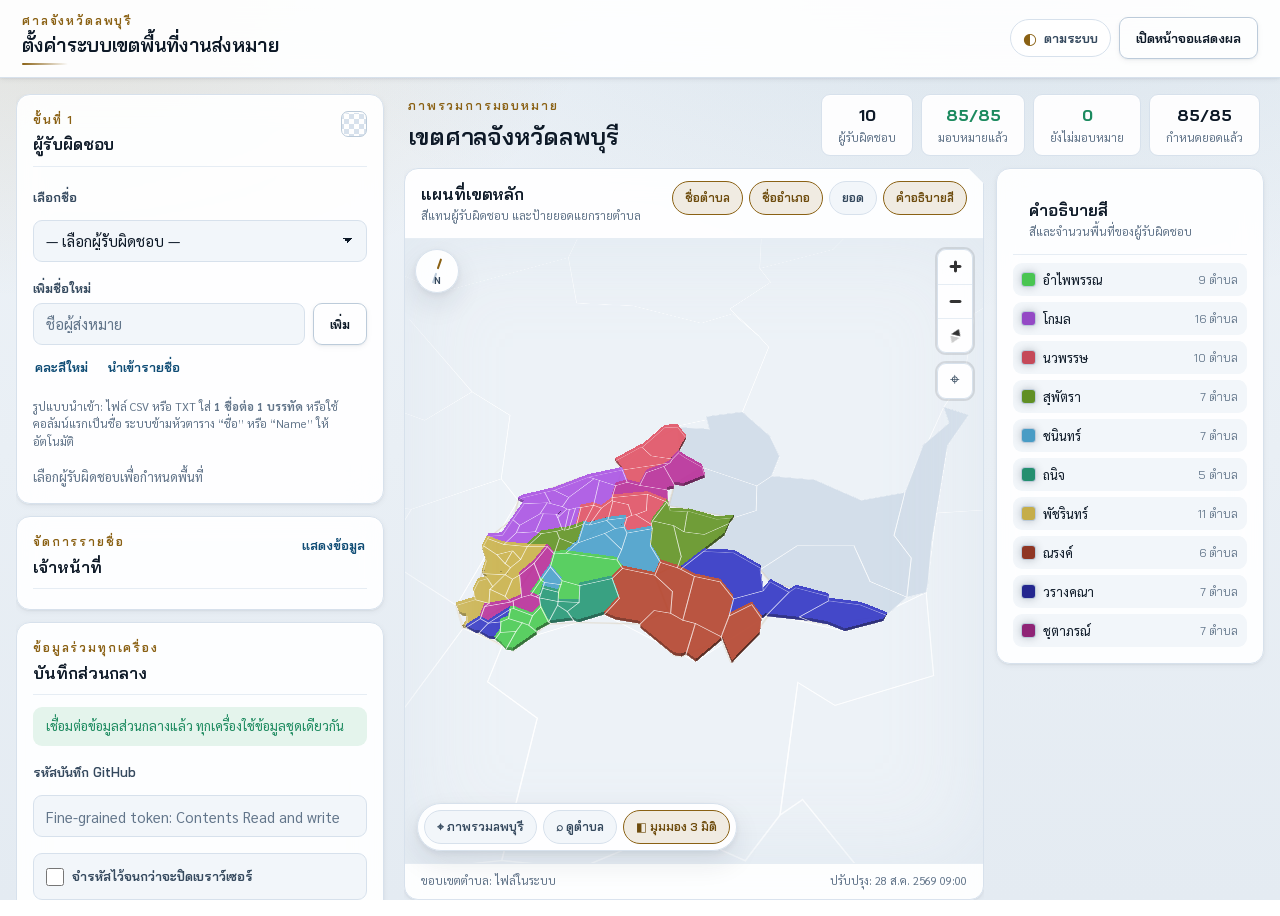
<file: index.html>
<!doctype html>
<html lang="th">
<head>
  <meta charset="UTF-8">
  <meta name="viewport" content="width=device-width, initial-scale=1.0, viewport-fit=cover">
  <meta name="description" content="ระบบบริหารเขตพื้นที่งานส่งหมายและยอดรายตำบล ศาลจังหวัดลพบุรี">
  <meta name="theme-color" content="#101b27">
  <title>ตั้งค่าระบบเขตงานส่งหมาย | ศาลจังหวัดลพบุรี</title>

  <link rel="preconnect" href="https://fonts.googleapis.com">
  <link rel="preconnect" href="https://fonts.gstatic.com" crossorigin>
  <link rel="stylesheet" href="https://fonts.googleapis.com/css2?family=Bai+Jamjuree:wght@500;600;700&family=Sarabun:wght@400;500;600;700&display=swap">

  <link rel="stylesheet" href="vendor/maplibre-gl.css?v=5.0.2">
  <link rel="stylesheet" href="tokens.css?v=5.0.2">
  <link rel="stylesheet" href="ui.css?v=5.0.2">
  <link rel="stylesheet" href="map.css?v=5.0.2">
  <link rel="stylesheet" href="admin.css?v=5.0.2">
</head>
<body>
  <header class="app-header">
    <div>
      <p class="eyebrow">ศาลจังหวัดลพบุรี</p>
      <h1>ตั้งค่าระบบเขตพื้นที่งานส่งหมาย</h1>
    </div>
    <div class="header-actions">
      <button id="theme-toggle" class="theme-toggle" type="button"></button>
      <a class="button button-secondary" href="view.html">เปิดหน้าจอแสดงผล</a>
    </div>
  </header>

  <main class="app-shell">
    <aside class="control-panel" aria-label="กำหนดผู้รับผิดชอบ พื้นที่ และยอด">

      <section class="panel-section enter" style="--i:0">
        <div class="section-heading">
          <div><p class="eyebrow">ขั้นที่ 1</p><h2>ผู้รับผิดชอบ</h2></div>
          <span id="color-swatch" class="color-swatch"></span>
        </div>
        <label for="staff-select">เลือกชื่อ</label>
        <select id="staff-select"><option value="">— เลือกผู้รับผิดชอบ —</option></select>
        <div class="add-staff-row">
          <div>
            <label for="new-staff-name">เพิ่มชื่อใหม่</label>
            <input id="new-staff-name" type="text" maxlength="80" placeholder="ชื่อผู้ส่งหมาย">
          </div>
          <button id="add-staff-button" class="button button-secondary" type="button">เพิ่ม</button>
        </div>
        <div class="compact-actions">
          <button id="new-color-button" class="text-button" type="button">คละสีใหม่</button>
          <label class="text-button" for="staff-import-input">นำเข้ารายชื่อ</label>
          <input id="staff-import-input" type="file" accept=".csv,.txt,text/csv,text/plain" hidden>
        </div>
        <p class="helper-text import-format">รูปแบบนำเข้า: ไฟล์ CSV หรือ TXT ใส่ <strong>1 ชื่อต่อ 1 บรรทัด</strong> หรือใช้คอลัมน์แรกเป็นชื่อ ระบบข้ามหัวตาราง “ชื่อ” หรือ “Name” ให้อัตโนมัติ</p>
        <p id="staff-help" class="helper-text"></p>
      </section>

      <section class="panel-section enter" style="--i:1">
        <div class="section-heading">
          <div><p class="eyebrow">จัดการรายชื่อ</p><h2>เจ้าหน้าที่</h2></div>
          <button id="toggle-staff-management" class="text-button" type="button" aria-expanded="false">แสดงข้อมูล</button>
        </div>
        <div id="staff-management-content" hidden>
          <p class="helper-text">แก้ชื่อ ปิดใช้งาน หรือลบรายชื่อได้ หากต้องการลบต้องยกเลิกพื้นที่ทั้งหมดก่อน</p>
          <div id="staff-management-list" class="staff-management-list"></div>
        </div>
      </section>

      <section class="panel-section sharing-section enter" style="--i:2">
        <div class="section-heading">
          <div><p class="eyebrow">ข้อมูลร่วมทุกเครื่อง</p><h2>บันทึกส่วนกลาง</h2></div>
        </div>
        <p id="shared-status" class="shared-status" role="status">กำลังเชื่อมต่อข้อมูลส่วนกลาง…</p>
        <label for="github-token">รหัสบันทึก GitHub</label>
        <input id="github-token" type="password" autocomplete="off" spellcheck="false" placeholder="Fine-grained token: Contents Read and write">
        <label class="remember-token-choice" for="remember-github-token">
          <input id="remember-github-token" type="checkbox">
          <span>จำรหัสไว้จนกว่าจะปิดเบราว์เซอร์</span>
        </label>
        <p class="helper-text">รหัสถูกเก็บไว้เฉพาะแท็บนี้ ปิดเบราว์เซอร์แล้วหายไปเอง และไม่ถูกส่งไปกับไฟล์ข้อมูลกลาง</p>
        <p id="remembered-token-status" class="remembered-token-status">ยังไม่ได้จำรหัสไว้</p>
        <button id="forget-github-token-button" class="text-button forget-token-button" type="button" hidden>ลบรหัสที่จำไว้</button>
        <p id="token-status" class="token-status">วางรหัสแล้วกดตรวจสอบก่อนบันทึก</p>
        <button id="check-token-button" class="button button-muted check-token-button" type="button">ตรวจสอบรหัส</button>
        <div class="shared-actions">
          <button id="reload-shared-button" class="button button-muted" type="button">โหลดค่ากลาง</button>
          <button id="save-shared-button" class="button button-primary" type="button">บันทึกส่วนกลาง</button>
        </div>
      </section>

      <section class="panel-section enter" style="--i:3">
        <div class="section-heading">
          <div><p class="eyebrow">ขั้นที่ 2</p><h2>เลือกพื้นที่</h2></div>
          <span id="area-selection-count" class="count-tag">85 ตำบล</span>
        </div>
        <p class="helper-text">เลือกชื่อผู้รับผิดชอบก่อน จากนั้นติ๊กพื้นที่ หรือคลิกบนแผนที่ได้โดยตรง</p>
        <div id="district-list" class="district-list"></div>
        <label for="tambon-search">ค้นหาตำบล</label>
        <input id="tambon-search" type="search" autocomplete="off" placeholder="พิมพ์ชื่อตำบลหรืออำเภอ">
        <div id="tambon-list" class="tambon-list"></div>
        <div id="unassigned-summary" class="unassigned-summary pending" aria-live="polite"></div>
      </section>

      <section class="panel-section price-section enter" style="--i:4">
        <div class="section-heading">
          <div><p class="eyebrow">ขั้นที่ 3</p><h2>ยอดรายพื้นที่</h2></div>
          <span id="price-progress" class="count-tag">0/0 ตำบล</span>
        </div>
        <p class="helper-text">ยอดเป็นจำนวนนับ ไม่มีหน่วยเงิน แต่ละตำบลกำหนดไม่เท่ากันได้ รองรับเลขไทยและทศนิยม 2 ตำแหน่ง</p>
        <details class="price-import">
          <summary>นำเข้าหลายตำบลพร้อมกัน</summary>
          <textarea id="price-paste" placeholder="ตัวอย่าง&#10;เมืองลพบุรี/ทะเลชุบศร 500&#10;ท่าวุ้ง/บางคู้ 750.50"></textarea>
          <div class="price-import-actions">
            <button id="price-import-button" class="button button-muted" type="button">นำเข้าข้อความ</button>
            <label class="button button-muted" for="price-csv-input">เลือกไฟล์ CSV/TXT</label>
            <input id="price-csv-input" type="file" accept=".csv,.txt,text/csv,text/plain" hidden>
          </div>
          <p id="price-import-status" class="helper-text"></p>
        </details>
        <label for="price-search">ค้นหาพื้นที่เพื่อแก้ยอด</label>
        <input id="price-search" type="search" autocomplete="off" placeholder="ค้นหาตำบลหรืออำเภอ">
        <div id="price-list" class="price-list"></div>
        <label class="publish-price-choice" for="publish-prices">
          <input id="publish-prices" type="checkbox">
          <span>แสดงยอดในหน้าจอแสดงผล</span>
        </label>
        <p class="helper-text warning-note">ปิดสวิตช์นี้แล้วยอดจะหายจากหน้าแสดงผลทันทีทุกเครื่อง แต่ไฟล์ข้อมูลใน GitHub ยังเปิดอ่านได้ตามปกติของ Repository สาธารณะ</p>
      </section>

      <section class="panel-section tools-section enter" style="--i:5">
        <div class="section-heading">
          <div><p class="eyebrow">เครื่องมือ</p><h2>สำรองและส่งออก</h2></div>
        </div>
        <div class="tool-grid">
          <label class="button button-muted" for="restore-input">กู้คืนข้อมูล</label>
          <input id="restore-input" type="file" accept="application/json" hidden>
          <button id="backup-button" class="button button-muted" type="button">สำรองข้อมูล</button>
          <button id="export-button" class="button button-primary" type="button">ดาวน์โหลด PNG</button>
          <button id="print-map-button" class="button button-muted" type="button">พิมพ์แผนที่ A4</button>
        </div>
        <details class="print-settings">
          <summary>เลือกข้อความบนแผนที่ A4</summary>
          <label><input id="print-tambon-labels" type="checkbox" checked> ชื่อตำบล</label>
          <label><input id="print-district-labels" type="checkbox" checked> ชื่ออำเภอ</label>
          <label><input id="print-price-labels" type="checkbox" checked> ยอดรายตำบล</label>
        </details>
      </section>

      <section class="panel-section report-section enter" style="--i:6">
        <div class="section-heading">
          <div><p class="eyebrow">รายงาน</p><h2>ภาระงานและพื้นที่</h2></div>
        </div>
        <label for="report-staff-select">เลือกรายบุคคล</label>
        <select id="report-staff-select"><option value="">— รายงานทั้งหมด —</option></select>
        <div class="report-actions">
          <button id="excel-report-button" class="button button-muted" type="button">ดาวน์โหลด Excel</button>
          <button id="pdf-report-button" class="button button-primary" type="button">พิมพ์ / PDF</button>
        </div>
        <div id="report-summary" class="report-summary"></div>
      </section>

      <section class="panel-section checks-section enter" style="--i:7">
        <div class="section-heading">
          <div><p class="eyebrow">ตรวจสอบ</p><h2>ความพร้อมข้อมูล</h2></div>
          <button id="validate-button" class="text-button" type="button">ตรวจอีกครั้ง</button>
        </div>
        <ul id="validation-list" class="validation-list"></ul>
      </section>

    </aside>

    <section id="printable" class="map-workspace" aria-label="แผนที่เขตรับผิดชอบ">
      <div class="workspace-topline">
        <div><p class="eyebrow">ภาพรวมการมอบหมาย</p><h2>เขตศาลจังหวัดลพบุรี</h2></div>
        <div id="assignment-summary" class="summary-pills"></div>
      </div>

      <div id="maps-layout" class="maps-layout">
        <article class="map-card main-map-card">
          <div class="map-card-heading">
            <div><h3>แผนที่เขตหลัก</h3><p>สีแทนผู้รับผิดชอบ และป้ายยอดแยกรายตำบล</p></div>
            <div class="map-card-options">
              <button id="labels-button" class="map-option" type="button">ชื่อตำบล</button>
              <button id="district-labels-button" class="map-option" type="button">ชื่ออำเภอ</button>
              <button id="price-labels-button" class="map-option" type="button">ยอด</button>
              <button id="toggle-legend-button" class="map-option" type="button">คำอธิบายสี</button>
            </div>
          </div>
          <div id="main-map" class="map-canvas"></div>
          <div class="map-view-shortcuts map-view-shortcuts-admin" role="group" aria-label="มุมมองแผนที่">
            <button id="province-overview-button" class="map-view-button" type="button">⌖ ภาพรวมลพบุรี</button>
            <button id="tambon-view-button" class="map-view-button" type="button">⌕ ดูตำบล</button>
            <button id="three-d-button" class="map-view-button" type="button" aria-pressed="true">◧ มุมมอง 3 มิติ</button>
          </div>
          <footer class="map-footer">
            <span id="boundary-source">ขอบเขตตำบล: ข้อมูลในระบบ</span>
            <span id="updated-at">ยังไม่มีการบันทึก</span>
          </footer>
        </article>

        <aside id="legend-rail" class="right-rail legend-rail">
          <article class="legend-card">
            <div class="map-card-heading">
              <div><h3>คำอธิบายสี</h3><p>สีและจำนวนพื้นที่ของผู้รับผิดชอบ</p></div>
            </div>
            <div id="legend" class="legend"></div>
          </article>
        </aside>
      </div>
    </section>
  </main>

  <div id="toast" class="toast" role="status" aria-live="polite"></div>
  <div id="loading" class="loading-overlay" role="status">
    <div><span class="spinner"></span><p>กำลังเตรียมแผนที่เขตส่งหมาย…</p></div>
  </div>

  <script src="vendor/maplibre-gl.js?v=5.0.2"></script>
  <script src="core.js?v=5.0.2"></script>
  <script src="theme.js?v=5.0.2"></script>
  <script src="boundaries.js?v=5.0.2"></script>
  <script src="map-engine.js?v=5.0.2"></script>
  <script src="app.js?v=5.0.2"></script>
</body>
</html>
</file>
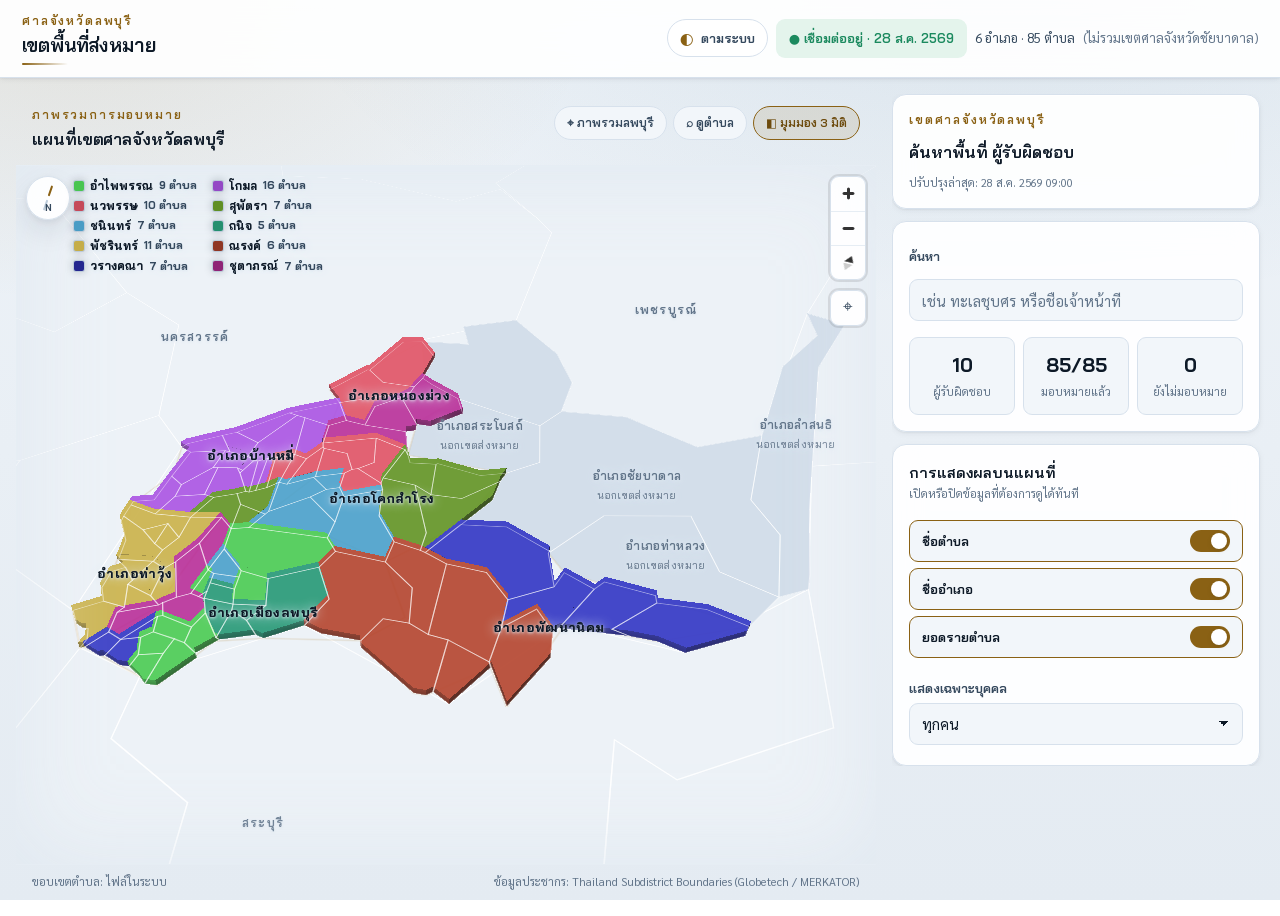
<file: view.html>
<!doctype html>
<html lang="th">
<head>
  <meta charset="UTF-8">
  <meta name="viewport" content="width=device-width, initial-scale=1.0, viewport-fit=cover">
  <meta name="description" content="ภาพรวมเขตพื้นที่ ผู้รับผิดชอบ และยอดรายตำบล ศาลจังหวัดลพบุรี">
  <meta name="theme-color" content="#101b27">
  <title>เขตพื้นที่ส่งหมาย | ศาลจังหวัดลพบุรี</title>

  <link rel="preconnect" href="https://fonts.googleapis.com">
  <link rel="preconnect" href="https://fonts.gstatic.com" crossorigin>
  <link rel="stylesheet" href="https://fonts.googleapis.com/css2?family=Bai+Jamjuree:wght@500;600;700&family=Sarabun:wght@400;500;600;700&display=swap">

  <link rel="stylesheet" href="vendor/maplibre-gl.css?v=5.0.2">
  <link rel="stylesheet" href="tokens.css?v=5.0.2">
  <link rel="stylesheet" href="ui.css?v=5.0.2">
  <link rel="stylesheet" href="map.css?v=5.0.2">
  <link rel="stylesheet" href="display.css?v=5.0.2">
</head>
<body>
  <header class="display-header">
    <div>
      <p class="eyebrow">ศาลจังหวัดลพบุรี</p>
      <h1 id="display-title">เขตพื้นที่ส่งหมาย</h1>
    </div>
    <div class="latest-summary">
      <button id="theme-toggle" class="theme-toggle" type="button"></button>
      <span id="data-status" class="read-only-badge">● กำลังตรวจสอบ…</span>
      <p class="coverage-summary">
        <span id="coverage-main">กำลังโหลดขอบเขต…</span>
        <span id="coverage-exclusion" class="coverage-exclusion"></span>
      </p>
    </div>
  </header>

  <main class="display-shell">
    <section class="map-frame enter" style="--i:0">
      <div class="map-frame-header">
        <div><p class="eyebrow">ภาพรวมการมอบหมาย</p><h2 id="map-title">แผนที่เขตศาลจังหวัดลพบุรี</h2></div>
        <div class="map-view-shortcuts" role="group" aria-label="มุมมองแผนที่">
          <button id="province-overview-button" class="map-view-button" type="button">⌖ ภาพรวมลพบุรี</button>
          <button id="tambon-view-button" class="map-view-button" type="button">⌕ ดูตำบล</button>
          <button id="three-d-button" class="map-view-button" type="button" aria-pressed="true">◧ มุมมอง 3 มิติ</button>
        </div>
      </div>

      <div id="display-content" class="display-content">
        <div class="map-column">
          <div id="display-map" class="display-map"></div>

          <aside id="map-staff-legend" class="map-staff-legend" aria-label="รายชื่อผู้รับผิดชอบและสี">
            <div id="legend" class="legend"></div>
          </aside>

          <aside id="staff-area-summary-card" class="staff-area-summary-card" aria-live="polite" hidden>
            <h3 id="staff-area-summary-title">ผู้รับผิดชอบ: —</h3>
            <div id="staff-area-summary-groups" class="staff-area-summary-groups"></div>
          </aside>

          <aside id="tambon-info-card" class="tambon-info-card" aria-live="polite" hidden>
            <button id="close-tambon-info-button" class="tambon-info-close" type="button" aria-label="ปิดข้อมูลตำบล">×</button>
            <p class="eyebrow">ข้อมูลตำบล</p>
            <h3 id="tambon-info-title">—</h3>
            <p id="tambon-info-district" class="tambon-info-district">—</p>
            <dl id="tambon-info-list" class="tambon-info-list"></dl>
          </aside>
        </div>

        <p class="map-population-note" role="note">
          <span id="boundary-source">ขอบเขตตำบล: ข้อมูลในระบบ</span>
          <span>ข้อมูลประชากร: Thailand Subdistrict Boundaries (Globetech / MERKATOR)</span>
        </p>
      </div>
    </section>

    <section id="search-menu" class="search-menu">
      <div class="search-heading enter" style="--i:1">
        <p class="eyebrow">เขตศาลจังหวัดลพบุรี</p>
        <h2>ค้นหาพื้นที่ ผู้รับผิดชอบ</h2>
        <span id="updated-at" class="updated-at">ปรับปรุงล่าสุด: —</span>
        <p id="central-notice" class="central-notice" hidden></p>
        <p id="price-privacy-note" class="price-privacy-note" hidden>ผู้ดูแลปิดการแสดงยอดในหน้าจอแสดงผล</p>
      </div>

      <div class="search-box enter" style="--i:2">
        <label for="search-input">ค้นหา</label>
        <input id="search-input" type="search" autocomplete="off" placeholder="เช่น ทะเลชุบศร หรือชื่อเจ้าหน้าที่">
        <div id="search-results" class="search-results"></div>
        <div id="overview-stats" class="overview-stats"></div>
      </div>

      <div class="display-options enter" style="--i:3">
        <div class="options-heading">
          <h3>การแสดงผลบนแผนที่</h3>
          <p>เปิดหรือปิดข้อมูลที่ต้องการดูได้ทันที</p>
        </div>
        <div class="switch-grid">
          <button id="toggle-tambon-labels" class="map-switch" type="button" role="switch" aria-checked="true"><span>ชื่อตำบล</span><i></i></button>
          <button id="toggle-district-labels" class="map-switch" type="button" role="switch" aria-checked="true"><span>ชื่ออำเภอ</span><i></i></button>
          <button id="toggle-amount-labels" class="map-switch" type="button" role="switch" aria-checked="true" hidden><span>ยอดรายตำบล</span><i></i></button>
        </div>
        <label class="person-filter" for="staff-filter">
          <span>แสดงเฉพาะบุคคล</span>
          <select id="staff-filter"><option value="">ทุกคน</option></select>
        </label>
        <button id="clear-staff-filter" class="clear-filter" type="button" hidden>แสดงทั้งหมด</button>
      </div>

      <section id="person-detail" class="person-detail" hidden></section>
    </section>
  </main>

  <div id="loading" class="loading-overlay" role="status">
    <div><span class="spinner"></span><p>กำลังเตรียมภาพรวมการมอบหมาย…</p></div>
  </div>

  <script src="vendor/maplibre-gl.js?v=5.0.2"></script>
  <script src="core.js?v=5.0.2"></script>
  <script src="theme.js?v=5.0.2"></script>
  <script src="boundaries.js?v=5.0.2"></script>
  <script src="map-engine.js?v=5.0.2"></script>
  <script src="view.js?v=5.0.2"></script>
</body>
</html>
</file>
<file: vendor/maplibre-gl.css>
.maplibregl-map{font:12px/20px Helvetica Neue,Arial,Helvetica,sans-serif;overflow:hidden;position:relative;-webkit-tap-highlight-color:rgb(0,0,0,0)}.maplibregl-canvas{left:0;position:absolute;top:0}.maplibregl-map:fullscreen{height:100%;width:100%}.maplibregl-ctrl-group button.maplibregl-ctrl-compass{touch-action:none}.maplibregl-canvas-container.maplibregl-interactive,.maplibregl-ctrl-group button.maplibregl-ctrl-compass{cursor:grab;-webkit-user-select:none;-moz-user-select:none;user-select:none}.maplibregl-canvas-container.maplibregl-interactive.maplibregl-track-pointer{cursor:pointer}.maplibregl-canvas-container.maplibregl-interactive:active,.maplibregl-ctrl-group button.maplibregl-ctrl-compass:active{cursor:grabbing}.maplibregl-canvas-container.maplibregl-touch-zoom-rotate,.maplibregl-canvas-container.maplibregl-touch-zoom-rotate .maplibregl-canvas{touch-action:pan-x pan-y}.maplibregl-canvas-container.maplibregl-touch-drag-pan,.maplibregl-canvas-container.maplibregl-touch-drag-pan .maplibregl-canvas{touch-action:pinch-zoom}.maplibregl-canvas-container.maplibregl-touch-zoom-rotate.maplibregl-touch-drag-pan,.maplibregl-canvas-container.maplibregl-touch-zoom-rotate.maplibregl-touch-drag-pan .maplibregl-canvas{touch-action:none}.maplibregl-canvas-container.maplibregl-touch-drag-pan.maplibregl-cooperative-gestures,.maplibregl-canvas-container.maplibregl-touch-drag-pan.maplibregl-cooperative-gestures .maplibregl-canvas{touch-action:pan-x pan-y}.maplibregl-ctrl-bottom-left,.maplibregl-ctrl-bottom-right,.maplibregl-ctrl-top-left,.maplibregl-ctrl-top-right{pointer-events:none;position:absolute;z-index:2}.maplibregl-ctrl-top-left{left:0;top:0}.maplibregl-ctrl-top-right{right:0;top:0}.maplibregl-ctrl-bottom-left{bottom:0;left:0}.maplibregl-ctrl-bottom-right{bottom:0;right:0}.maplibregl-ctrl{clear:both;pointer-events:auto;transform:translate(0)}.maplibregl-ctrl-top-left .maplibregl-ctrl{float:left;margin:10px 0 0 10px}.maplibregl-ctrl-top-right .maplibregl-ctrl{float:right;margin:10px 10px 0 0}.maplibregl-ctrl-bottom-left .maplibregl-ctrl{float:left;margin:0 0 10px 10px}.maplibregl-ctrl-bottom-right .maplibregl-ctrl{float:right;margin:0 10px 10px 0}.maplibregl-ctrl-group{background:#fff;border-radius:4px}.maplibregl-ctrl-group:not(:empty){box-shadow:0 0 0 2px rgba(0,0,0,.1)}@media (forced-colors:active){.maplibregl-ctrl-group:not(:empty){box-shadow:0 0 0 2px ButtonText}}.maplibregl-ctrl-group button{background-color:transparent;border:0;box-sizing:border-box;cursor:pointer;display:block;height:29px;outline:none;padding:0;width:29px}.maplibregl-ctrl-group button+button{border-top:1px solid #ddd}.maplibregl-ctrl button .maplibregl-ctrl-icon{background-position:50%;background-repeat:no-repeat;display:block;height:100%;width:100%}@media (forced-colors:active){.maplibregl-ctrl-icon{background-color:transparent}.maplibregl-ctrl-group button+button{border-top:1px solid ButtonText}}.maplibregl-ctrl button::-moz-focus-inner{border:0;padding:0}.maplibregl-ctrl-attrib-button:focus,.maplibregl-ctrl-group button:focus{box-shadow:0 0 2px 2px #0096ff}.maplibregl-ctrl button:disabled{cursor:not-allowed}.maplibregl-ctrl button:disabled .maplibregl-ctrl-icon{opacity:.25}@media (hover:hover){.maplibregl-ctrl button:not(:disabled):hover{background-color:rgba(0,0,0,.05)}}.maplibregl-ctrl button:not(:disabled):active{background-color:rgba(0,0,0,.05)}.maplibregl-ctrl-group button:focus:focus-visible{box-shadow:0 0 2px 2px #0096ff}.maplibregl-ctrl-group button:focus:not(:focus-visible){box-shadow:none}.maplibregl-ctrl-group button:focus:first-child{border-radius:4px 4px 0 0}.maplibregl-ctrl-group button:focus:last-child{border-radius:0 0 4px 4px}.maplibregl-ctrl-group button:focus:only-child{border-radius:inherit}.maplibregl-ctrl button.maplibregl-ctrl-zoom-out .maplibregl-ctrl-icon{background-image:url("data:image/svg+xml;charset=utf-8,%3Csvg xmlns='http://www.w3.org/2000/svg' width='29' height='29' fill='%23333' viewBox='0 0 29 29'%3E%3Cpath d='M10 13c-.75 0-1.5.75-1.5 1.5S9.25 16 10 16h9c.75 0 1.5-.75 1.5-1.5S19.75 13 19 13z'/%3E%3C/svg%3E")}.maplibregl-ctrl button.maplibregl-ctrl-zoom-in .maplibregl-ctrl-icon{background-image:url("data:image/svg+xml;charset=utf-8,%3Csvg xmlns='http://www.w3.org/2000/svg' width='29' height='29' fill='%23333' viewBox='0 0 29 29'%3E%3Cpath d='M14.5 8.5c-.75 0-1.5.75-1.5 1.5v3h-3c-.75 0-1.5.75-1.5 1.5S9.25 16 10 16h3v3c0 .75.75 1.5 1.5 1.5S16 19.75 16 19v-3h3c.75 0 1.5-.75 1.5-1.5S19.75 13 19 13h-3v-3c0-.75-.75-1.5-1.5-1.5'/%3E%3C/svg%3E")}@media (forced-colors:active){.maplibregl-ctrl button.maplibregl-ctrl-zoom-out .maplibregl-ctrl-icon{background-image:url("data:image/svg+xml;charset=utf-8,%3Csvg xmlns='http://www.w3.org/2000/svg' width='29' height='29' fill='%23fff' viewBox='0 0 29 29'%3E%3Cpath d='M10 13c-.75 0-1.5.75-1.5 1.5S9.25 16 10 16h9c.75 0 1.5-.75 1.5-1.5S19.75 13 19 13z'/%3E%3C/svg%3E")}.maplibregl-ctrl button.maplibregl-ctrl-zoom-in .maplibregl-ctrl-icon{background-image:url("data:image/svg+xml;charset=utf-8,%3Csvg xmlns='http://www.w3.org/2000/svg' width='29' height='29' fill='%23fff' viewBox='0 0 29 29'%3E%3Cpath d='M14.5 8.5c-.75 0-1.5.75-1.5 1.5v3h-3c-.75 0-1.5.75-1.5 1.5S9.25 16 10 16h3v3c0 .75.75 1.5 1.5 1.5S16 19.75 16 19v-3h3c.75 0 1.5-.75 1.5-1.5S19.75 13 19 13h-3v-3c0-.75-.75-1.5-1.5-1.5'/%3E%3C/svg%3E")}}@media (forced-colors:active) and (prefers-color-scheme:light){.maplibregl-ctrl button.maplibregl-ctrl-zoom-out .maplibregl-ctrl-icon{background-image:url("data:image/svg+xml;charset=utf-8,%3Csvg xmlns='http://www.w3.org/2000/svg' width='29' height='29' viewBox='0 0 29 29'%3E%3Cpath d='M10 13c-.75 0-1.5.75-1.5 1.5S9.25 16 10 16h9c.75 0 1.5-.75 1.5-1.5S19.75 13 19 13z'/%3E%3C/svg%3E")}.maplibregl-ctrl button.maplibregl-ctrl-zoom-in .maplibregl-ctrl-icon{background-image:url("data:image/svg+xml;charset=utf-8,%3Csvg xmlns='http://www.w3.org/2000/svg' width='29' height='29' viewBox='0 0 29 29'%3E%3Cpath d='M14.5 8.5c-.75 0-1.5.75-1.5 1.5v3h-3c-.75 0-1.5.75-1.5 1.5S9.25 16 10 16h3v3c0 .75.75 1.5 1.5 1.5S16 19.75 16 19v-3h3c.75 0 1.5-.75 1.5-1.5S19.75 13 19 13h-3v-3c0-.75-.75-1.5-1.5-1.5'/%3E%3C/svg%3E")}}.maplibregl-ctrl button.maplibregl-ctrl-fullscreen .maplibregl-ctrl-icon{background-image:url("data:image/svg+xml;charset=utf-8,%3Csvg xmlns='http://www.w3.org/2000/svg' width='29' height='29' fill='%23333' viewBox='0 0 29 29'%3E%3Cpath d='M24 16v5.5c0 1.75-.75 2.5-2.5 2.5H16v-1l3-1.5-4-5.5 1-1 5.5 4 1.5-3zM6 16l1.5 3 5.5-4 1 1-4 5.5 3 1.5v1H7.5C5.75 24 5 23.25 5 21.5V16zm7-11v1l-3 1.5 4 5.5-1 1-5.5-4L6 13H5V7.5C5 5.75 5.75 5 7.5 5zm11 2.5c0-1.75-.75-2.5-2.5-2.5H16v1l3 1.5-4 5.5 1 1 5.5-4 1.5 3h1z'/%3E%3C/svg%3E")}.maplibregl-ctrl button.maplibregl-ctrl-shrink .maplibregl-ctrl-icon{background-image:url("data:image/svg+xml;charset=utf-8,%3Csvg xmlns='http://www.w3.org/2000/svg' width='29' height='29' viewBox='0 0 29 29'%3E%3Cpath d='M18.5 16c-1.75 0-2.5.75-2.5 2.5V24h1l1.5-3 5.5 4 1-1-4-5.5 3-1.5v-1zM13 18.5c0-1.75-.75-2.5-2.5-2.5H5v1l3 1.5L4 24l1 1 5.5-4 1.5 3h1zm3-8c0 1.75.75 2.5 2.5 2.5H24v-1l-3-1.5L25 5l-1-1-5.5 4L17 5h-1zM10.5 13c1.75 0 2.5-.75 2.5-2.5V5h-1l-1.5 3L5 4 4 5l4 5.5L5 12v1z'/%3E%3C/svg%3E")}@media (forced-colors:active){.maplibregl-ctrl button.maplibregl-ctrl-fullscreen .maplibregl-ctrl-icon{background-image:url("data:image/svg+xml;charset=utf-8,%3Csvg xmlns='http://www.w3.org/2000/svg' width='29' height='29' fill='%23fff' viewBox='0 0 29 29'%3E%3Cpath d='M24 16v5.5c0 1.75-.75 2.5-2.5 2.5H16v-1l3-1.5-4-5.5 1-1 5.5 4 1.5-3zM6 16l1.5 3 5.5-4 1 1-4 5.5 3 1.5v1H7.5C5.75 24 5 23.25 5 21.5V16zm7-11v1l-3 1.5 4 5.5-1 1-5.5-4L6 13H5V7.5C5 5.75 5.75 5 7.5 5zm11 2.5c0-1.75-.75-2.5-2.5-2.5H16v1l3 1.5-4 5.5 1 1 5.5-4 1.5 3h1z'/%3E%3C/svg%3E")}.maplibregl-ctrl button.maplibregl-ctrl-shrink .maplibregl-ctrl-icon{background-image:url("data:image/svg+xml;charset=utf-8,%3Csvg xmlns='http://www.w3.org/2000/svg' width='29' height='29' fill='%23fff' viewBox='0 0 29 29'%3E%3Cpath d='M18.5 16c-1.75 0-2.5.75-2.5 2.5V24h1l1.5-3 5.5 4 1-1-4-5.5 3-1.5v-1zM13 18.5c0-1.75-.75-2.5-2.5-2.5H5v1l3 1.5L4 24l1 1 5.5-4 1.5 3h1zm3-8c0 1.75.75 2.5 2.5 2.5H24v-1l-3-1.5L25 5l-1-1-5.5 4L17 5h-1zM10.5 13c1.75 0 2.5-.75 2.5-2.5V5h-1l-1.5 3L5 4 4 5l4 5.5L5 12v1z'/%3E%3C/svg%3E")}}@media (forced-colors:active) and (prefers-color-scheme:light){.maplibregl-ctrl button.maplibregl-ctrl-fullscreen .maplibregl-ctrl-icon{background-image:url("data:image/svg+xml;charset=utf-8,%3Csvg xmlns='http://www.w3.org/2000/svg' width='29' height='29' viewBox='0 0 29 29'%3E%3Cpath d='M24 16v5.5c0 1.75-.75 2.5-2.5 2.5H16v-1l3-1.5-4-5.5 1-1 5.5 4 1.5-3zM6 16l1.5 3 5.5-4 1 1-4 5.5 3 1.5v1H7.5C5.75 24 5 23.25 5 21.5V16zm7-11v1l-3 1.5 4 5.5-1 1-5.5-4L6 13H5V7.5C5 5.75 5.75 5 7.5 5zm11 2.5c0-1.75-.75-2.5-2.5-2.5H16v1l3 1.5-4 5.5 1 1 5.5-4 1.5 3h1z'/%3E%3C/svg%3E")}.maplibregl-ctrl button.maplibregl-ctrl-shrink .maplibregl-ctrl-icon{background-image:url("data:image/svg+xml;charset=utf-8,%3Csvg xmlns='http://www.w3.org/2000/svg' width='29' height='29' viewBox='0 0 29 29'%3E%3Cpath d='M18.5 16c-1.75 0-2.5.75-2.5 2.5V24h1l1.5-3 5.5 4 1-1-4-5.5 3-1.5v-1zM13 18.5c0-1.75-.75-2.5-2.5-2.5H5v1l3 1.5L4 24l1 1 5.5-4 1.5 3h1zm3-8c0 1.75.75 2.5 2.5 2.5H24v-1l-3-1.5L25 5l-1-1-5.5 4L17 5h-1zM10.5 13c1.75 0 2.5-.75 2.5-2.5V5h-1l-1.5 3L5 4 4 5l4 5.5L5 12v1z'/%3E%3C/svg%3E")}}.maplibregl-ctrl button.maplibregl-ctrl-compass .maplibregl-ctrl-icon{background-image:url("data:image/svg+xml;charset=utf-8,%3Csvg xmlns='http://www.w3.org/2000/svg' width='29' height='29' fill='%23333' viewBox='0 0 29 29'%3E%3Cpath d='m10.5 14 4-8 4 8z'/%3E%3Cpath fill='%23ccc' d='m10.5 16 4 8 4-8z'/%3E%3C/svg%3E")}@media (forced-colors:active){.maplibregl-ctrl button.maplibregl-ctrl-compass .maplibregl-ctrl-icon{background-image:url("data:image/svg+xml;charset=utf-8,%3Csvg xmlns='http://www.w3.org/2000/svg' width='29' height='29' fill='%23fff' viewBox='0 0 29 29'%3E%3Cpath d='m10.5 14 4-8 4 8z'/%3E%3Cpath fill='%23ccc' d='m10.5 16 4 8 4-8z'/%3E%3C/svg%3E")}}@media (forced-colors:active) and (prefers-color-scheme:light){.maplibregl-ctrl button.maplibregl-ctrl-compass .maplibregl-ctrl-icon{background-image:url("data:image/svg+xml;charset=utf-8,%3Csvg xmlns='http://www.w3.org/2000/svg' width='29' height='29' viewBox='0 0 29 29'%3E%3Cpath d='m10.5 14 4-8 4 8z'/%3E%3Cpath fill='%23ccc' d='m10.5 16 4 8 4-8z'/%3E%3C/svg%3E")}}.maplibregl-ctrl button.maplibregl-ctrl-globe .maplibregl-ctrl-icon{background-image:url("data:image/svg+xml;charset=utf-8,%3Csvg xmlns='http://www.w3.org/2000/svg' width='22' height='22' fill='none' stroke='%23333' viewBox='0 0 22 22'%3E%3Ccircle cx='11' cy='11' r='8.5'/%3E%3Cpath d='M17.5 11c0 4.819-3.02 8.5-6.5 8.5S4.5 15.819 4.5 11 7.52 2.5 11 2.5s6.5 3.681 6.5 8.5Z'/%3E%3Cpath d='M13.5 11c0 2.447-.331 4.64-.853 6.206-.262.785-.562 1.384-.872 1.777-.314.399-.58.517-.775.517s-.461-.118-.775-.517c-.31-.393-.61-.992-.872-1.777C8.831 15.64 8.5 13.446 8.5 11s.331-4.64.853-6.206c.262-.785.562-1.384.872-1.777.314-.399.58-.517.775-.517s.461.118.775.517c.31.393.61.992.872 1.777.522 1.565.853 3.76.853 6.206Z'/%3E%3Cpath d='M11 7.5c-1.909 0-3.622-.166-4.845-.428-.616-.132-1.08-.283-1.379-.434a1.3 1.3 0 0 1-.224-.138q.07-.058.224-.138c.299-.151.763-.302 1.379-.434C7.378 5.666 9.091 5.5 11 5.5s3.622.166 4.845.428c.616.132 1.08.283 1.379.434.105.053.177.1.224.138q-.07.058-.224.138c-.299.151-.763.302-1.379.434-1.223.262-2.936.428-4.845.428ZM4.486 6.436ZM11 16.5c-1.909 0-3.622-.166-4.845-.428-.616-.132-1.08-.283-1.379-.434a1.3 1.3 0 0 1-.224-.138 1.3 1.3 0 0 1 .224-.138c.299-.151.763-.302 1.379-.434C7.378 14.666 9.091 14.5 11 14.5s3.622.166 4.845.428c.616.132 1.08.283 1.379.434.105.053.177.1.224.138a1.3 1.3 0 0 1-.224.138c-.299.151-.763.302-1.379.434-1.223.262-2.936.428-4.845.428Zm-6.514-1.064ZM11 12.5c-2.46 0-4.672-.222-6.255-.574-.796-.177-1.406-.38-1.805-.59a1.5 1.5 0 0 1-.39-.272.3.3 0 0 1-.047-.064.3.3 0 0 1 .048-.064c.066-.073.189-.167.389-.272.399-.21 1.009-.413 1.805-.59C6.328 9.722 8.54 9.5 11 9.5s4.672.222 6.256.574c.795.177 1.405.38 1.804.59.2.105.323.2.39.272a.3.3 0 0 1 .047.064.3.3 0 0 1-.048.064 1.4 1.4 0 0 1-.389.272c-.399.21-1.009.413-1.804.59-1.584.352-3.796.574-6.256.574Zm-8.501-1.51v.002zm0 .018v.002zm17.002.002v-.002zm0-.018v-.002z'/%3E%3C/svg%3E")}.maplibregl-ctrl button.maplibregl-ctrl-globe-enabled .maplibregl-ctrl-icon{background-image:url("data:image/svg+xml;charset=utf-8,%3Csvg xmlns='http://www.w3.org/2000/svg' width='22' height='22' fill='none' stroke='%2333b5e5' viewBox='0 0 22 22'%3E%3Ccircle cx='11' cy='11' r='8.5'/%3E%3Cpath d='M17.5 11c0 4.819-3.02 8.5-6.5 8.5S4.5 15.819 4.5 11 7.52 2.5 11 2.5s6.5 3.681 6.5 8.5Z'/%3E%3Cpath d='M13.5 11c0 2.447-.331 4.64-.853 6.206-.262.785-.562 1.384-.872 1.777-.314.399-.58.517-.775.517s-.461-.118-.775-.517c-.31-.393-.61-.992-.872-1.777C8.831 15.64 8.5 13.446 8.5 11s.331-4.64.853-6.206c.262-.785.562-1.384.872-1.777.314-.399.58-.517.775-.517s.461.118.775.517c.31.393.61.992.872 1.777.522 1.565.853 3.76.853 6.206Z'/%3E%3Cpath d='M11 7.5c-1.909 0-3.622-.166-4.845-.428-.616-.132-1.08-.283-1.379-.434a1.3 1.3 0 0 1-.224-.138q.07-.058.224-.138c.299-.151.763-.302 1.379-.434C7.378 5.666 9.091 5.5 11 5.5s3.622.166 4.845.428c.616.132 1.08.283 1.379.434.105.053.177.1.224.138q-.07.058-.224.138c-.299.151-.763.302-1.379.434-1.223.262-2.936.428-4.845.428ZM4.486 6.436ZM11 16.5c-1.909 0-3.622-.166-4.845-.428-.616-.132-1.08-.283-1.379-.434a1.3 1.3 0 0 1-.224-.138 1.3 1.3 0 0 1 .224-.138c.299-.151.763-.302 1.379-.434C7.378 14.666 9.091 14.5 11 14.5s3.622.166 4.845.428c.616.132 1.08.283 1.379.434.105.053.177.1.224.138a1.3 1.3 0 0 1-.224.138c-.299.151-.763.302-1.379.434-1.223.262-2.936.428-4.845.428Zm-6.514-1.064ZM11 12.5c-2.46 0-4.672-.222-6.255-.574-.796-.177-1.406-.38-1.805-.59a1.5 1.5 0 0 1-.39-.272.3.3 0 0 1-.047-.064.3.3 0 0 1 .048-.064c.066-.073.189-.167.389-.272.399-.21 1.009-.413 1.805-.59C6.328 9.722 8.54 9.5 11 9.5s4.672.222 6.256.574c.795.177 1.405.38 1.804.59.2.105.323.2.39.272a.3.3 0 0 1 .047.064.3.3 0 0 1-.048.064 1.4 1.4 0 0 1-.389.272c-.399.21-1.009.413-1.804.59-1.584.352-3.796.574-6.256.574Zm-8.501-1.51v.002zm0 .018v.002zm17.002.002v-.002zm0-.018v-.002z'/%3E%3C/svg%3E")}.maplibregl-ctrl button.maplibregl-ctrl-terrain .maplibregl-ctrl-icon{background-image:url("data:image/svg+xml;charset=utf-8,%3Csvg xmlns='http://www.w3.org/2000/svg' width='22' height='22' fill='%23333' viewBox='0 0 22 22'%3E%3Cpath d='m1.754 13.406 4.453-4.851 3.09 3.09 3.281 3.277.969-.969-3.309-3.312 3.844-4.121 6.148 6.886h1.082v-.855l-7.207-8.07-4.84 5.187L6.169 6.57l-5.48 5.965v.871ZM.688 16.844h20.625v1.375H.688Zm0 0'/%3E%3C/svg%3E")}.maplibregl-ctrl button.maplibregl-ctrl-terrain-enabled .maplibregl-ctrl-icon{background-image:url("data:image/svg+xml;charset=utf-8,%3Csvg xmlns='http://www.w3.org/2000/svg' width='22' height='22' fill='%2333b5e5' viewBox='0 0 22 22'%3E%3Cpath d='m1.754 13.406 4.453-4.851 3.09 3.09 3.281 3.277.969-.969-3.309-3.312 3.844-4.121 6.148 6.886h1.082v-.855l-7.207-8.07-4.84 5.187L6.169 6.57l-5.48 5.965v.871ZM.688 16.844h20.625v1.375H.688Zm0 0'/%3E%3C/svg%3E")}.maplibregl-ctrl button.maplibregl-ctrl-geolocate .maplibregl-ctrl-icon{background-image:url("data:image/svg+xml;charset=utf-8,%3Csvg xmlns='http://www.w3.org/2000/svg' width='29' height='29' fill='%23333' viewBox='0 0 20 20'%3E%3Cpath d='M10 4C9 4 9 5 9 5v.1A5 5 0 0 0 5.1 9H5s-1 0-1 1 1 1 1 1h.1A5 5 0 0 0 9 14.9v.1s0 1 1 1 1-1 1-1v-.1a5 5 0 0 0 3.9-3.9h.1s1 0 1-1-1-1-1-1h-.1A5 5 0 0 0 11 5.1V5s0-1-1-1m0 2.5a3.5 3.5 0 1 1 0 7 3.5 3.5 0 1 1 0-7'/%3E%3Ccircle cx='10' cy='10' r='2'/%3E%3C/svg%3E")}.maplibregl-ctrl button.maplibregl-ctrl-geolocate:disabled .maplibregl-ctrl-icon{background-image:url("data:image/svg+xml;charset=utf-8,%3Csvg xmlns='http://www.w3.org/2000/svg' width='29' height='29' fill='%23aaa' viewBox='0 0 20 20'%3E%3Cpath d='M10 4C9 4 9 5 9 5v.1A5 5 0 0 0 5.1 9H5s-1 0-1 1 1 1 1 1h.1A5 5 0 0 0 9 14.9v.1s0 1 1 1 1-1 1-1v-.1a5 5 0 0 0 3.9-3.9h.1s1 0 1-1-1-1-1-1h-.1A5 5 0 0 0 11 5.1V5s0-1-1-1m0 2.5a3.5 3.5 0 1 1 0 7 3.5 3.5 0 1 1 0-7'/%3E%3Ccircle cx='10' cy='10' r='2'/%3E%3Cpath fill='red' d='m14 5 1 1-9 9-1-1z'/%3E%3C/svg%3E")}.maplibregl-ctrl button.maplibregl-ctrl-geolocate.maplibregl-ctrl-geolocate-active .maplibregl-ctrl-icon{background-image:url("data:image/svg+xml;charset=utf-8,%3Csvg xmlns='http://www.w3.org/2000/svg' width='29' height='29' fill='%2333b5e5' viewBox='0 0 20 20'%3E%3Cpath d='M10 4C9 4 9 5 9 5v.1A5 5 0 0 0 5.1 9H5s-1 0-1 1 1 1 1 1h.1A5 5 0 0 0 9 14.9v.1s0 1 1 1 1-1 1-1v-.1a5 5 0 0 0 3.9-3.9h.1s1 0 1-1-1-1-1-1h-.1A5 5 0 0 0 11 5.1V5s0-1-1-1m0 2.5a3.5 3.5 0 1 1 0 7 3.5 3.5 0 1 1 0-7'/%3E%3Ccircle cx='10' cy='10' r='2'/%3E%3C/svg%3E")}.maplibregl-ctrl button.maplibregl-ctrl-geolocate.maplibregl-ctrl-geolocate-active-error .maplibregl-ctrl-icon{background-image:url("data:image/svg+xml;charset=utf-8,%3Csvg xmlns='http://www.w3.org/2000/svg' width='29' height='29' fill='%23e58978' viewBox='0 0 20 20'%3E%3Cpath d='M10 4C9 4 9 5 9 5v.1A5 5 0 0 0 5.1 9H5s-1 0-1 1 1 1 1 1h.1A5 5 0 0 0 9 14.9v.1s0 1 1 1 1-1 1-1v-.1a5 5 0 0 0 3.9-3.9h.1s1 0 1-1-1-1-1-1h-.1A5 5 0 0 0 11 5.1V5s0-1-1-1m0 2.5a3.5 3.5 0 1 1 0 7 3.5 3.5 0 1 1 0-7'/%3E%3Ccircle cx='10' cy='10' r='2'/%3E%3C/svg%3E")}.maplibregl-ctrl button.maplibregl-ctrl-geolocate.maplibregl-ctrl-geolocate-background .maplibregl-ctrl-icon{background-image:url("data:image/svg+xml;charset=utf-8,%3Csvg xmlns='http://www.w3.org/2000/svg' width='29' height='29' fill='%2333b5e5' viewBox='0 0 20 20'%3E%3Cpath d='M10 4C9 4 9 5 9 5v.1A5 5 0 0 0 5.1 9H5s-1 0-1 1 1 1 1 1h.1A5 5 0 0 0 9 14.9v.1s0 1 1 1 1-1 1-1v-.1a5 5 0 0 0 3.9-3.9h.1s1 0 1-1-1-1-1-1h-.1A5 5 0 0 0 11 5.1V5s0-1-1-1m0 2.5a3.5 3.5 0 1 1 0 7 3.5 3.5 0 1 1 0-7'/%3E%3C/svg%3E")}.maplibregl-ctrl button.maplibregl-ctrl-geolocate.maplibregl-ctrl-geolocate-background-error .maplibregl-ctrl-icon{background-image:url("data:image/svg+xml;charset=utf-8,%3Csvg xmlns='http://www.w3.org/2000/svg' width='29' height='29' fill='%23e54e33' viewBox='0 0 20 20'%3E%3Cpath d='M10 4C9 4 9 5 9 5v.1A5 5 0 0 0 5.1 9H5s-1 0-1 1 1 1 1 1h.1A5 5 0 0 0 9 14.9v.1s0 1 1 1 1-1 1-1v-.1a5 5 0 0 0 3.9-3.9h.1s1 0 1-1-1-1-1-1h-.1A5 5 0 0 0 11 5.1V5s0-1-1-1m0 2.5a3.5 3.5 0 1 1 0 7 3.5 3.5 0 1 1 0-7'/%3E%3C/svg%3E")}.maplibregl-ctrl button.maplibregl-ctrl-geolocate.maplibregl-ctrl-geolocate-waiting .maplibregl-ctrl-icon{animation:maplibregl-spin 2s linear infinite}@media (forced-colors:active){.maplibregl-ctrl button.maplibregl-ctrl-geolocate .maplibregl-ctrl-icon{background-image:url("data:image/svg+xml;charset=utf-8,%3Csvg xmlns='http://www.w3.org/2000/svg' width='29' height='29' fill='%23fff' viewBox='0 0 20 20'%3E%3Cpath d='M10 4C9 4 9 5 9 5v.1A5 5 0 0 0 5.1 9H5s-1 0-1 1 1 1 1 1h.1A5 5 0 0 0 9 14.9v.1s0 1 1 1 1-1 1-1v-.1a5 5 0 0 0 3.9-3.9h.1s1 0 1-1-1-1-1-1h-.1A5 5 0 0 0 11 5.1V5s0-1-1-1m0 2.5a3.5 3.5 0 1 1 0 7 3.5 3.5 0 1 1 0-7'/%3E%3Ccircle cx='10' cy='10' r='2'/%3E%3C/svg%3E")}.maplibregl-ctrl button.maplibregl-ctrl-geolocate:disabled .maplibregl-ctrl-icon{background-image:url("data:image/svg+xml;charset=utf-8,%3Csvg xmlns='http://www.w3.org/2000/svg' width='29' height='29' fill='%23999' viewBox='0 0 20 20'%3E%3Cpath d='M10 4C9 4 9 5 9 5v.1A5 5 0 0 0 5.1 9H5s-1 0-1 1 1 1 1 1h.1A5 5 0 0 0 9 14.9v.1s0 1 1 1 1-1 1-1v-.1a5 5 0 0 0 3.9-3.9h.1s1 0 1-1-1-1-1-1h-.1A5 5 0 0 0 11 5.1V5s0-1-1-1m0 2.5a3.5 3.5 0 1 1 0 7 3.5 3.5 0 1 1 0-7'/%3E%3Ccircle cx='10' cy='10' r='2'/%3E%3Cpath fill='red' d='m14 5 1 1-9 9-1-1z'/%3E%3C/svg%3E")}.maplibregl-ctrl button.maplibregl-ctrl-geolocate.maplibregl-ctrl-geolocate-active .maplibregl-ctrl-icon{background-image:url("data:image/svg+xml;charset=utf-8,%3Csvg xmlns='http://www.w3.org/2000/svg' width='29' height='29' fill='%2333b5e5' viewBox='0 0 20 20'%3E%3Cpath d='M10 4C9 4 9 5 9 5v.1A5 5 0 0 0 5.1 9H5s-1 0-1 1 1 1 1 1h.1A5 5 0 0 0 9 14.9v.1s0 1 1 1 1-1 1-1v-.1a5 5 0 0 0 3.9-3.9h.1s1 0 1-1-1-1-1-1h-.1A5 5 0 0 0 11 5.1V5s0-1-1-1m0 2.5a3.5 3.5 0 1 1 0 7 3.5 3.5 0 1 1 0-7'/%3E%3Ccircle cx='10' cy='10' r='2'/%3E%3C/svg%3E")}.maplibregl-ctrl button.maplibregl-ctrl-geolocate.maplibregl-ctrl-geolocate-active-error .maplibregl-ctrl-icon{background-image:url("data:image/svg+xml;charset=utf-8,%3Csvg xmlns='http://www.w3.org/2000/svg' width='29' height='29' fill='%23e58978' viewBox='0 0 20 20'%3E%3Cpath d='M10 4C9 4 9 5 9 5v.1A5 5 0 0 0 5.1 9H5s-1 0-1 1 1 1 1 1h.1A5 5 0 0 0 9 14.9v.1s0 1 1 1 1-1 1-1v-.1a5 5 0 0 0 3.9-3.9h.1s1 0 1-1-1-1-1-1h-.1A5 5 0 0 0 11 5.1V5s0-1-1-1m0 2.5a3.5 3.5 0 1 1 0 7 3.5 3.5 0 1 1 0-7'/%3E%3Ccircle cx='10' cy='10' r='2'/%3E%3C/svg%3E")}.maplibregl-ctrl button.maplibregl-ctrl-geolocate.maplibregl-ctrl-geolocate-background .maplibregl-ctrl-icon{background-image:url("data:image/svg+xml;charset=utf-8,%3Csvg xmlns='http://www.w3.org/2000/svg' width='29' height='29' fill='%2333b5e5' viewBox='0 0 20 20'%3E%3Cpath d='M10 4C9 4 9 5 9 5v.1A5 5 0 0 0 5.1 9H5s-1 0-1 1 1 1 1 1h.1A5 5 0 0 0 9 14.9v.1s0 1 1 1 1-1 1-1v-.1a5 5 0 0 0 3.9-3.9h.1s1 0 1-1-1-1-1-1h-.1A5 5 0 0 0 11 5.1V5s0-1-1-1m0 2.5a3.5 3.5 0 1 1 0 7 3.5 3.5 0 1 1 0-7'/%3E%3C/svg%3E")}.maplibregl-ctrl button.maplibregl-ctrl-geolocate.maplibregl-ctrl-geolocate-background-error .maplibregl-ctrl-icon{background-image:url("data:image/svg+xml;charset=utf-8,%3Csvg xmlns='http://www.w3.org/2000/svg' width='29' height='29' fill='%23e54e33' viewBox='0 0 20 20'%3E%3Cpath d='M10 4C9 4 9 5 9 5v.1A5 5 0 0 0 5.1 9H5s-1 0-1 1 1 1 1 1h.1A5 5 0 0 0 9 14.9v.1s0 1 1 1 1-1 1-1v-.1a5 5 0 0 0 3.9-3.9h.1s1 0 1-1-1-1-1-1h-.1A5 5 0 0 0 11 5.1V5s0-1-1-1m0 2.5a3.5 3.5 0 1 1 0 7 3.5 3.5 0 1 1 0-7'/%3E%3C/svg%3E")}}@media (forced-colors:active) and (prefers-color-scheme:light){.maplibregl-ctrl button.maplibregl-ctrl-geolocate .maplibregl-ctrl-icon{background-image:url("data:image/svg+xml;charset=utf-8,%3Csvg xmlns='http://www.w3.org/2000/svg' width='29' height='29' viewBox='0 0 20 20'%3E%3Cpath d='M10 4C9 4 9 5 9 5v.1A5 5 0 0 0 5.1 9H5s-1 0-1 1 1 1 1 1h.1A5 5 0 0 0 9 14.9v.1s0 1 1 1 1-1 1-1v-.1a5 5 0 0 0 3.9-3.9h.1s1 0 1-1-1-1-1-1h-.1A5 5 0 0 0 11 5.1V5s0-1-1-1m0 2.5a3.5 3.5 0 1 1 0 7 3.5 3.5 0 1 1 0-7'/%3E%3Ccircle cx='10' cy='10' r='2'/%3E%3C/svg%3E")}.maplibregl-ctrl button.maplibregl-ctrl-geolocate:disabled .maplibregl-ctrl-icon{background-image:url("data:image/svg+xml;charset=utf-8,%3Csvg xmlns='http://www.w3.org/2000/svg' width='29' height='29' fill='%23666' viewBox='0 0 20 20'%3E%3Cpath d='M10 4C9 4 9 5 9 5v.1A5 5 0 0 0 5.1 9H5s-1 0-1 1 1 1 1 1h.1A5 5 0 0 0 9 14.9v.1s0 1 1 1 1-1 1-1v-.1a5 5 0 0 0 3.9-3.9h.1s1 0 1-1-1-1-1-1h-.1A5 5 0 0 0 11 5.1V5s0-1-1-1m0 2.5a3.5 3.5 0 1 1 0 7 3.5 3.5 0 1 1 0-7'/%3E%3Ccircle cx='10' cy='10' r='2'/%3E%3Cpath fill='red' d='m14 5 1 1-9 9-1-1z'/%3E%3C/svg%3E")}}@keyframes maplibregl-spin{0%{transform:rotate(0deg)}to{transform:rotate(1turn)}}a.maplibregl-ctrl-logo{background-image:url("data:image/svg+xml;charset=utf-8,%3Csvg xmlns='http://www.w3.org/2000/svg' width='88' height='23' fill='none'%3E%3Cpath fill='%23000' fill-opacity='.4' fill-rule='evenodd' d='M17.408 16.796h-1.827l2.501-12.095h.198l3.324 6.533.988 2.19.988-2.19 3.258-6.533h.181l2.6 12.095h-1.81l-1.218-5.644-.362-1.71-.658 1.71-2.929 5.644h-.098l-2.914-5.644-.757-1.71-.345 1.71zm1.958-3.42-.726 3.663a1.255 1.255 0 0 1-1.232 1.011h-1.827a1.255 1.255 0 0 1-1.229-1.509l2.501-12.095a1.255 1.255 0 0 1 1.23-1.001h.197a1.25 1.25 0 0 1 1.12.685l3.19 6.273 3.125-6.263a1.25 1.25 0 0 1 1.123-.695h.181a1.255 1.255 0 0 1 1.227.991l1.443 6.71a5 5 0 0 1 .314-.787l.009-.016a4.6 4.6 0 0 1 1.777-1.887c.782-.46 1.668-.667 2.611-.667a4.6 4.6 0 0 1 1.7.32l.306.134c.21-.16.474-.256.759-.256h1.694a1.255 1.255 0 0 1 1.212.925 1.255 1.255 0 0 1 1.212-.925h1.711c.284 0 .545.094.755.252.613-.3 1.312-.45 2.075-.45 1.356 0 2.557.445 3.482 1.4q.47.48.763 1.064V4.701a1.255 1.255 0 0 1 1.255-1.255h1.86A1.255 1.255 0 0 1 54.44 4.7v9.194h2.217c.19 0 .37.043.532.118v-4.77c0-.356.147-.678.385-.906a2.42 2.42 0 0 1-.682-1.71c0-.665.267-1.253.735-1.7a2.45 2.45 0 0 1 1.722-.674 2.43 2.43 0 0 1 1.705.675q.318.302.504.683V4.7a1.255 1.255 0 0 1 1.255-1.255h1.744A1.255 1.255 0 0 1 65.812 4.7v3.335a4.8 4.8 0 0 1 1.526-.246c.938 0 1.817.214 2.59.69a4.47 4.47 0 0 1 1.67 1.743v-.98a1.255 1.255 0 0 1 1.256-1.256h1.777c.233 0 .451.064.639.174a3.4 3.4 0 0 1 1.567-.372c.346 0 .861.02 1.285.232a1.25 1.25 0 0 1 .689 1.004 4.7 4.7 0 0 1 .853-.588c.795-.44 1.675-.647 2.61-.647 1.385 0 2.65.39 3.525 1.396.836.938 1.168 2.173 1.168 3.528q-.001.515-.056 1.051a1.255 1.255 0 0 1-.947 1.09l.408.952a1.255 1.255 0 0 1-.477 1.552c-.418.268-.92.463-1.458.612-.613.171-1.304.244-2.049.244-1.06 0-2.043-.207-2.886-.698l-.015-.008c-.798-.48-1.419-1.135-1.818-1.963l-.004-.008a5.8 5.8 0 0 1-.548-2.512q0-.429.053-.843a1.3 1.3 0 0 1-.333-.086l-.166-.004c-.223 0-.426.062-.643.228-.03.024-.142.139-.142.59v3.883a1.255 1.255 0 0 1-1.256 1.256h-1.777a1.255 1.255 0 0 1-1.256-1.256V15.69l-.032.057a4.8 4.8 0 0 1-1.86 1.833 5.04 5.04 0 0 1-2.484.634 4.5 4.5 0 0 1-1.935-.424 1.25 1.25 0 0 1-.764.258h-1.71a1.255 1.255 0 0 1-1.256-1.255V7.687a2.4 2.4 0 0 1-.428.625c.253.23.412.561.412.93v7.553a1.255 1.255 0 0 1-1.256 1.255h-1.843a1.25 1.25 0 0 1-.894-.373c-.228.23-.544.373-.894.373H51.32a1.255 1.255 0 0 1-1.256-1.255v-1.251l-.061.117a4.7 4.7 0 0 1-1.782 1.884 4.77 4.77 0 0 1-2.485.67 5.6 5.6 0 0 1-1.485-.188l.009 2.764a1.255 1.255 0 0 1-1.255 1.259h-1.729a1.255 1.255 0 0 1-1.255-1.255v-3.537a1.255 1.255 0 0 1-1.167.793h-1.679a1.25 1.25 0 0 1-.77-.263 4.5 4.5 0 0 1-1.945.429c-.885 0-1.724-.21-2.495-.632l-.017-.01a5 5 0 0 1-1.081-.836 1.255 1.255 0 0 1-1.254 1.312h-1.81a1.255 1.255 0 0 1-1.228-.99l-.782-3.625-2.044 3.939a1.25 1.25 0 0 1-1.115.676h-.098a1.25 1.25 0 0 1-1.116-.68l-2.061-3.994zM35.92 16.63l.207-.114.223-.15q.493-.356.735-.785l.061-.118.033 1.332h1.678V9.242h-1.694l-.033 1.267q-.133-.329-.526-.658l-.032-.028a3.2 3.2 0 0 0-.668-.428l-.27-.12a3.3 3.3 0 0 0-1.235-.23q-1.136-.001-1.974.493a3.36 3.36 0 0 0-1.3 1.382q-.445.89-.444 2.074 0 1.2.51 2.107a3.8 3.8 0 0 0 1.382 1.381 3.9 3.9 0 0 0 1.893.477q.795 0 1.455-.33zm-2.789-5.38q-.576.675-.575 1.762 0 1.102.559 1.794.576.675 1.645.675a2.25 2.25 0 0 0 .934-.19 2.2 2.2 0 0 0 .468-.29l.178-.161a2.2 2.2 0 0 0 .397-.561q.244-.5.244-1.15v-.115q0-.708-.296-1.267l-.043-.077a2.2 2.2 0 0 0-.633-.709l-.13-.086-.047-.028a2.1 2.1 0 0 0-1.073-.285q-1.052 0-1.629.692zm2.316 2.706c.163-.17.28-.407.28-.83v-.114c0-.292-.06-.508-.15-.68a.96.96 0 0 0-.353-.389.85.85 0 0 0-.464-.127c-.4 0-.56.114-.664.239l-.01.012c-.148.174-.275.45-.275.945 0 .506.122.801.27.99.097.11.266.224.68.224.303 0 .504-.09.687-.269zm7.545 1.705a2.6 2.6 0 0 0 .331.423q.319.33.755.548l.173.074q.65.255 1.49.255 1.02 0 1.844-.493a3.45 3.45 0 0 0 1.316-1.4q.493-.904.493-2.089 0-1.909-.988-2.913-.988-1.02-2.584-1.02-.898 0-1.575.347a3 3 0 0 0-.415.262l-.199.166a3.4 3.4 0 0 0-.64.82V9.242h-1.712v11.553h1.729l-.017-5.134zm.53-1.138q.206.29.48.5l.155.11.053.034q.51.296 1.119.297 1.07 0 1.645-.675.577-.69.576-1.762 0-1.119-.576-1.777-.558-.675-1.645-.675-.435 0-.835.16a2 2 0 0 0-.284.136 2 2 0 0 0-.363.254 2.2 2.2 0 0 0-.46.569l-.082.162a2.6 2.6 0 0 0-.213 1.072v.115q0 .707.296 1.267l.135.211zm.964-.818a1.1 1.1 0 0 0 .367.385.94.94 0 0 0 .476.118c.423 0 .59-.117.687-.23.159-.194.28-.478.28-.95 0-.53-.133-.8-.266-.952l-.021-.025c-.078-.094-.231-.221-.68-.221a1 1 0 0 0-.503.135l-.012.007a.86.86 0 0 0-.335.343c-.073.133-.132.324-.132.614v.115a1.4 1.4 0 0 0 .14.66zm15.7-6.222q.347-.346.346-.856a1.05 1.05 0 0 0-.345-.79 1.18 1.18 0 0 0-.84-.329q-.51 0-.855.33a1.05 1.05 0 0 0-.346.79q0 .51.346.855.345.346.856.346.51 0 .839-.346zm4.337 9.314.033-1.332q.191.403.59.747l.098.081a4 4 0 0 0 .316.224l.223.122a3.2 3.2 0 0 0 1.44.322 3.8 3.8 0 0 0 1.875-.477 3.5 3.5 0 0 0 1.382-1.366q.527-.89.526-2.09 0-1.184-.444-2.073a3.24 3.24 0 0 0-1.283-1.399q-.823-.51-1.942-.51a3.5 3.5 0 0 0-1.527.344l-.086.043-.165.09a3 3 0 0 0-.33.214q-.432.315-.656.707a2 2 0 0 0-.099.198l.082-1.283V4.701h-1.744v12.095zm.473-2.509a2.5 2.5 0 0 0 .566.7q.117.098.245.18l.144.08a2.1 2.1 0 0 0 .975.232q1.07 0 1.645-.675.576-.69.576-1.778 0-1.102-.576-1.777-.56-.691-1.645-.692a2.2 2.2 0 0 0-1.015.235q-.22.113-.415.282l-.15.142a2.1 2.1 0 0 0-.42.594q-.223.479-.223 1.1v.115q0 .705.293 1.26zm2.616-.293c.157-.191.28-.479.28-.967 0-.51-.13-.79-.276-.961l-.021-.026c-.082-.1-.232-.225-.67-.225a.87.87 0 0 0-.681.279l-.012.011c-.154.155-.274.38-.274.807v.115c0 .285.057.499.144.669a1.1 1.1 0 0 0 .367.405c.137.082.28.123.455.123.423 0 .59-.118.686-.23zm8.266-3.013q.345-.13.724-.14l.069-.002q.493 0 .642.099l.247-1.794q-.196-.099-.717-.099a2.3 2.3 0 0 0-.545.063 2 2 0 0 0-.411.148 2.2 2.2 0 0 0-.4.249 2.5 2.5 0 0 0-.485.499 2.7 2.7 0 0 0-.32.581l-.05.137v-1.48h-1.778v7.553h1.777v-3.884q0-.546.159-.943a1.5 1.5 0 0 1 .466-.636 2.5 2.5 0 0 1 .399-.253 2 2 0 0 1 .224-.099zm9.784 2.656.05-.922q0-1.743-.856-2.698-.838-.97-2.584-.97-1.119-.001-2.007.493a3.46 3.46 0 0 0-1.4 1.382q-.493.906-.493 2.106 0 1.07.428 1.975.428.89 1.332 1.432.906.526 2.255.526.973 0 1.668-.185l.044-.012.135-.04q.613-.184.984-.421l-.542-1.267q-.3.162-.642.274l-.297.087q-.51.131-1.3.131-.954 0-1.497-.444a1.6 1.6 0 0 1-.192-.193q-.366-.44-.512-1.234l-.004-.021zm-5.427-1.256-.003.022h3.752v-.138q-.011-.727-.288-1.118a1 1 0 0 0-.156-.176q-.46-.428-1.316-.428-.986 0-1.494.604-.379.45-.494 1.234zm-27.053 2.77V4.7h-1.86v12.095h5.333V15.15zm7.103-5.908v7.553h-1.843V9.242h1.843z'/%3E%3Cpath fill='%23fff' d='m19.63 11.151-.757-1.71-.345 1.71-1.12 5.644h-1.827L18.083 4.7h.197l3.325 6.533.988 2.19.988-2.19L26.839 4.7h.181l2.6 12.095h-1.81l-1.218-5.644-.362-1.71-.658 1.71-2.93 5.644h-.098l-2.913-5.644zm14.836 5.81q-1.02 0-1.893-.478a3.8 3.8 0 0 1-1.381-1.382q-.51-.906-.51-2.106 0-1.185.444-2.074a3.36 3.36 0 0 1 1.3-1.382q.839-.494 1.974-.494a3.3 3.3 0 0 1 1.234.231 3.3 3.3 0 0 1 .97.575q.396.33.527.659l.033-1.267h1.694v7.553H37.18l-.033-1.332q-.279.593-1.02 1.053a3.17 3.17 0 0 1-1.662.444zm.296-1.482q.938 0 1.58-.642.642-.66.642-1.711v-.115q0-.708-.296-1.267a2.2 2.2 0 0 0-.807-.872 2.1 2.1 0 0 0-1.119-.313q-1.053 0-1.629.692-.575.675-.575 1.76 0 1.103.559 1.795.577.675 1.645.675zm6.521-6.237h1.711v1.4q.906-1.597 2.83-1.597 1.596 0 2.584 1.02.988 1.005.988 2.914 0 1.185-.493 2.09a3.46 3.46 0 0 1-1.316 1.399 3.5 3.5 0 0 1-1.844.493q-.954 0-1.662-.329a2.67 2.67 0 0 1-1.086-.97l.017 5.134h-1.728zm4.048 6.22q1.07 0 1.645-.674.577-.69.576-1.762 0-1.119-.576-1.777-.558-.675-1.645-.675-.592 0-1.12.296-.51.28-.822.823-.296.527-.296 1.234v.115q0 .708.296 1.267.313.543.823.855.51.296 1.119.297z'/%3E%3Cpath fill='%23e1e3e9' d='M51.325 4.7h1.86v10.45h3.473v1.646h-5.333zm7.12 4.542h1.843v7.553h-1.843zm.905-1.415a1.16 1.16 0 0 1-.856-.346 1.17 1.17 0 0 1-.346-.856 1.05 1.05 0 0 1 .346-.79q.346-.329.856-.329.494 0 .839.33a1.05 1.05 0 0 1 .345.79 1.16 1.16 0 0 1-.345.855q-.33.346-.84.346zm7.875 9.133a3.17 3.17 0 0 1-1.662-.444q-.723-.46-1.004-1.053l-.033 1.332h-1.71V4.701h1.743v4.657l-.082 1.283q.279-.658 1.086-1.119a3.5 3.5 0 0 1 1.778-.477q1.119 0 1.942.51a3.24 3.24 0 0 1 1.283 1.4q.445.888.444 2.072 0 1.201-.526 2.09a3.5 3.5 0 0 1-1.382 1.366 3.8 3.8 0 0 1-1.876.477zm-.296-1.481q1.069 0 1.645-.675.577-.69.577-1.778 0-1.102-.577-1.776-.56-.691-1.645-.692a2.12 2.12 0 0 0-1.58.659q-.642.641-.642 1.694v.115q0 .71.296 1.267a2.4 2.4 0 0 0 .807.872 2.1 2.1 0 0 0 1.119.313zm5.927-6.237h1.777v1.481q.263-.757.856-1.217a2.14 2.14 0 0 1 1.349-.46q.527 0 .724.098l-.247 1.794q-.149-.099-.642-.099-.774 0-1.416.494-.626.493-.626 1.58v3.883h-1.777V9.242zm9.534 7.718q-1.35 0-2.255-.526-.904-.543-1.332-1.432a4.6 4.6 0 0 1-.428-1.975q0-1.2.493-2.106a3.46 3.46 0 0 1 1.4-1.382q.889-.495 2.007-.494 1.744 0 2.584.97.855.956.856 2.7 0 .444-.05.92h-5.43q.18 1.005.708 1.45.542.443 1.497.443.79 0 1.3-.131a4 4 0 0 0 .938-.362l.542 1.267q-.411.263-1.119.46-.708.198-1.711.197zm1.596-4.558q.016-1.02-.444-1.432-.46-.428-1.316-.428-1.728 0-1.991 1.86z'/%3E%3Cpath d='M5.074 15.948a.484.657 0 0 0-.486.659v1.84a.484.657 0 0 0 .486.659h4.101a.484.657 0 0 0 .486-.659v-1.84a.484.657 0 0 0-.486-.659zm3.56 1.16H5.617v.838h3.017z' style='fill:%23fff;fill-rule:evenodd;stroke-width:1.03600001'/%3E%3Cg style='stroke-width:1.12603545'%3E%3Cpath d='M-9.408-1.416c-3.833-.025-7.056 2.912-7.08 6.615-.02 3.08 1.653 4.832 3.107 6.268.903.892 1.721 1.74 2.32 2.902l-.525-.004c-.543-.003-.992.304-1.24.639a1.87 1.87 0 0 0-.362 1.121l-.011 1.877c-.003.402.104.787.347 1.125.244.338.688.653 1.23.656l4.142.028c.542.003.99-.306 1.238-.641a1.87 1.87 0 0 0 .363-1.121l.012-1.875a1.87 1.87 0 0 0-.348-1.127c-.243-.338-.688-.653-1.23-.656l-.518-.004c.597-1.145 1.425-1.983 2.348-2.87 1.473-1.414 3.18-3.149 3.2-6.226-.016-3.59-2.923-6.684-6.993-6.707m-.006 1.1v.002c3.274.02 5.92 2.532 5.9 5.6-.017 2.706-1.39 4.026-2.863 5.44-1.034.994-2.118 2.033-2.814 3.633-.018.041-.052.055-.075.065q-.013.004-.02.01a.34.34 0 0 1-.226.084.34.34 0 0 1-.224-.086l-.092-.077c-.699-1.615-1.768-2.669-2.781-3.67-1.454-1.435-2.797-2.762-2.78-5.478.02-3.067 2.7-5.545 5.975-5.523m-.02 2.826c-1.62-.01-2.944 1.315-2.955 2.96-.01 1.646 1.295 2.988 2.916 2.999h.002c1.621.01 2.943-1.316 2.953-2.961.011-1.646-1.294-2.988-2.916-2.998m-.005 1.1c1.017.006 1.829.83 1.822 1.89s-.83 1.874-1.848 1.867c-1.018-.006-1.829-.83-1.822-1.89s.83-1.874 1.848-1.868m-2.155 11.857 4.14.025c.271.002.49.305.487.676l-.013 1.875c-.003.37-.224.67-.495.668l-4.14-.025c-.27-.002-.487-.306-.485-.676l.012-1.875c.003-.37.224-.67.494-.668' style='color:%23000;font-style:normal;font-variant:normal;font-weight:400;font-stretch:normal;font-size:medium;line-height:normal;font-family:sans-serif;font-variant-ligatures:normal;font-variant-position:normal;font-variant-caps:normal;font-variant-numeric:normal;font-variant-alternates:normal;font-feature-settings:normal;text-indent:0;text-align:start;text-decoration:none;text-decoration-line:none;text-decoration-style:solid;text-decoration-color:%23000;letter-spacing:normal;word-spacing:normal;text-transform:none;writing-mode:lr-tb;direction:ltr;text-orientation:mixed;dominant-baseline:auto;baseline-shift:baseline;text-anchor:start;white-space:normal;shape-padding:0;clip-rule:evenodd;display:inline;overflow:visible;visibility:visible;opacity:1;isolation:auto;mix-blend-mode:normal;color-interpolation:sRGB;color-interpolation-filters:linearRGB;solid-color:%23000;solid-opacity:1;vector-effect:none;fill:%23000;fill-opacity:.4;fill-rule:evenodd;stroke:none;stroke-width:2.47727823;stroke-linecap:butt;stroke-linejoin:miter;stroke-miterlimit:4;stroke-dasharray:none;stroke-dashoffset:0;stroke-opacity:1;color-rendering:auto;image-rendering:auto;shape-rendering:auto;text-rendering:auto' transform='translate(15.553 2.85)scale(.88807)'/%3E%3Cpath d='M-9.415-.316C-12.69-.338-15.37 2.14-15.39 5.207c-.017 2.716 1.326 4.041 2.78 5.477 1.013 1 2.081 2.055 2.78 3.67l.092.076a.34.34 0 0 0 .225.086.34.34 0 0 0 .227-.083l.019-.01c.022-.009.057-.024.074-.064.697-1.6 1.78-2.64 2.814-3.634 1.473-1.414 2.847-2.733 2.864-5.44.02-3.067-2.627-5.58-5.901-5.601m-.057 8.784c1.621.011 2.944-1.315 2.955-2.96.01-1.646-1.295-2.988-2.916-2.999-1.622-.01-2.945 1.315-2.955 2.96s1.295 2.989 2.916 3' style='clip-rule:evenodd;fill:%23e1e3e9;fill-opacity:1;fill-rule:evenodd;stroke:none;stroke-width:2.47727823;stroke-miterlimit:4;stroke-dasharray:none;stroke-opacity:.4' transform='translate(15.553 2.85)scale(.88807)'/%3E%3Cpath d='M-11.594 15.465c-.27-.002-.492.297-.494.668l-.012 1.876c-.003.371.214.673.485.675l4.14.027c.271.002.492-.298.495-.668l.012-1.877c.003-.37-.215-.672-.485-.674z' style='clip-rule:evenodd;fill:%23fff;fill-opacity:1;fill-rule:evenodd;stroke:none;stroke-width:2.47727823;stroke-miterlimit:4;stroke-dasharray:none;stroke-opacity:.4' transform='translate(15.553 2.85)scale(.88807)'/%3E%3C/g%3E%3C/svg%3E");background-repeat:no-repeat;cursor:pointer;display:block;height:23px;margin:0 0 -4px -4px;overflow:hidden;width:88px}a.maplibregl-ctrl-logo.maplibregl-compact{width:14px}@media (forced-colors:active){a.maplibregl-ctrl-logo{background-color:transparent;background-image:url("data:image/svg+xml;charset=utf-8,%3Csvg xmlns='http://www.w3.org/2000/svg' width='88' height='23' fill='none'%3E%3Cpath fill='%23000' fill-opacity='.4' fill-rule='evenodd' d='M17.408 16.796h-1.827l2.501-12.095h.198l3.324 6.533.988 2.19.988-2.19 3.258-6.533h.181l2.6 12.095h-1.81l-1.218-5.644-.362-1.71-.658 1.71-2.929 5.644h-.098l-2.914-5.644-.757-1.71-.345 1.71zm1.958-3.42-.726 3.663a1.255 1.255 0 0 1-1.232 1.011h-1.827a1.255 1.255 0 0 1-1.229-1.509l2.501-12.095a1.255 1.255 0 0 1 1.23-1.001h.197a1.25 1.25 0 0 1 1.12.685l3.19 6.273 3.125-6.263a1.25 1.25 0 0 1 1.123-.695h.181a1.255 1.255 0 0 1 1.227.991l1.443 6.71a5 5 0 0 1 .314-.787l.009-.016a4.6 4.6 0 0 1 1.777-1.887c.782-.46 1.668-.667 2.611-.667a4.6 4.6 0 0 1 1.7.32l.306.134c.21-.16.474-.256.759-.256h1.694a1.255 1.255 0 0 1 1.212.925 1.255 1.255 0 0 1 1.212-.925h1.711c.284 0 .545.094.755.252.613-.3 1.312-.45 2.075-.45 1.356 0 2.557.445 3.482 1.4q.47.48.763 1.064V4.701a1.255 1.255 0 0 1 1.255-1.255h1.86A1.255 1.255 0 0 1 54.44 4.7v9.194h2.217c.19 0 .37.043.532.118v-4.77c0-.356.147-.678.385-.906a2.42 2.42 0 0 1-.682-1.71c0-.665.267-1.253.735-1.7a2.45 2.45 0 0 1 1.722-.674 2.43 2.43 0 0 1 1.705.675q.318.302.504.683V4.7a1.255 1.255 0 0 1 1.255-1.255h1.744A1.255 1.255 0 0 1 65.812 4.7v3.335a4.8 4.8 0 0 1 1.526-.246c.938 0 1.817.214 2.59.69a4.47 4.47 0 0 1 1.67 1.743v-.98a1.255 1.255 0 0 1 1.256-1.256h1.777c.233 0 .451.064.639.174a3.4 3.4 0 0 1 1.567-.372c.346 0 .861.02 1.285.232a1.25 1.25 0 0 1 .689 1.004 4.7 4.7 0 0 1 .853-.588c.795-.44 1.675-.647 2.61-.647 1.385 0 2.65.39 3.525 1.396.836.938 1.168 2.173 1.168 3.528q-.001.515-.056 1.051a1.255 1.255 0 0 1-.947 1.09l.408.952a1.255 1.255 0 0 1-.477 1.552c-.418.268-.92.463-1.458.612-.613.171-1.304.244-2.049.244-1.06 0-2.043-.207-2.886-.698l-.015-.008c-.798-.48-1.419-1.135-1.818-1.963l-.004-.008a5.8 5.8 0 0 1-.548-2.512q0-.429.053-.843a1.3 1.3 0 0 1-.333-.086l-.166-.004c-.223 0-.426.062-.643.228-.03.024-.142.139-.142.59v3.883a1.255 1.255 0 0 1-1.256 1.256h-1.777a1.255 1.255 0 0 1-1.256-1.256V15.69l-.032.057a4.8 4.8 0 0 1-1.86 1.833 5.04 5.04 0 0 1-2.484.634 4.5 4.5 0 0 1-1.935-.424 1.25 1.25 0 0 1-.764.258h-1.71a1.255 1.255 0 0 1-1.256-1.255V7.687a2.4 2.4 0 0 1-.428.625c.253.23.412.561.412.93v7.553a1.255 1.255 0 0 1-1.256 1.255h-1.843a1.25 1.25 0 0 1-.894-.373c-.228.23-.544.373-.894.373H51.32a1.255 1.255 0 0 1-1.256-1.255v-1.251l-.061.117a4.7 4.7 0 0 1-1.782 1.884 4.77 4.77 0 0 1-2.485.67 5.6 5.6 0 0 1-1.485-.188l.009 2.764a1.255 1.255 0 0 1-1.255 1.259h-1.729a1.255 1.255 0 0 1-1.255-1.255v-3.537a1.255 1.255 0 0 1-1.167.793h-1.679a1.25 1.25 0 0 1-.77-.263 4.5 4.5 0 0 1-1.945.429c-.885 0-1.724-.21-2.495-.632l-.017-.01a5 5 0 0 1-1.081-.836 1.255 1.255 0 0 1-1.254 1.312h-1.81a1.255 1.255 0 0 1-1.228-.99l-.782-3.625-2.044 3.939a1.25 1.25 0 0 1-1.115.676h-.098a1.25 1.25 0 0 1-1.116-.68l-2.061-3.994zM35.92 16.63l.207-.114.223-.15q.493-.356.735-.785l.061-.118.033 1.332h1.678V9.242h-1.694l-.033 1.267q-.133-.329-.526-.658l-.032-.028a3.2 3.2 0 0 0-.668-.428l-.27-.12a3.3 3.3 0 0 0-1.235-.23q-1.136-.001-1.974.493a3.36 3.36 0 0 0-1.3 1.382q-.445.89-.444 2.074 0 1.2.51 2.107a3.8 3.8 0 0 0 1.382 1.381 3.9 3.9 0 0 0 1.893.477q.795 0 1.455-.33zm-2.789-5.38q-.576.675-.575 1.762 0 1.102.559 1.794.576.675 1.645.675a2.25 2.25 0 0 0 .934-.19 2.2 2.2 0 0 0 .468-.29l.178-.161a2.2 2.2 0 0 0 .397-.561q.244-.5.244-1.15v-.115q0-.708-.296-1.267l-.043-.077a2.2 2.2 0 0 0-.633-.709l-.13-.086-.047-.028a2.1 2.1 0 0 0-1.073-.285q-1.052 0-1.629.692zm2.316 2.706c.163-.17.28-.407.28-.83v-.114c0-.292-.06-.508-.15-.68a.96.96 0 0 0-.353-.389.85.85 0 0 0-.464-.127c-.4 0-.56.114-.664.239l-.01.012c-.148.174-.275.45-.275.945 0 .506.122.801.27.99.097.11.266.224.68.224.303 0 .504-.09.687-.269zm7.545 1.705a2.6 2.6 0 0 0 .331.423q.319.33.755.548l.173.074q.65.255 1.49.255 1.02 0 1.844-.493a3.45 3.45 0 0 0 1.316-1.4q.493-.904.493-2.089 0-1.909-.988-2.913-.988-1.02-2.584-1.02-.898 0-1.575.347a3 3 0 0 0-.415.262l-.199.166a3.4 3.4 0 0 0-.64.82V9.242h-1.712v11.553h1.729l-.017-5.134zm.53-1.138q.206.29.48.5l.155.11.053.034q.51.296 1.119.297 1.07 0 1.645-.675.577-.69.576-1.762 0-1.119-.576-1.777-.558-.675-1.645-.675-.435 0-.835.16a2 2 0 0 0-.284.136 2 2 0 0 0-.363.254 2.2 2.2 0 0 0-.46.569l-.082.162a2.6 2.6 0 0 0-.213 1.072v.115q0 .707.296 1.267l.135.211zm.964-.818a1.1 1.1 0 0 0 .367.385.94.94 0 0 0 .476.118c.423 0 .59-.117.687-.23.159-.194.28-.478.28-.95 0-.53-.133-.8-.266-.952l-.021-.025c-.078-.094-.231-.221-.68-.221a1 1 0 0 0-.503.135l-.012.007a.86.86 0 0 0-.335.343c-.073.133-.132.324-.132.614v.115a1.4 1.4 0 0 0 .14.66zm15.7-6.222q.347-.346.346-.856a1.05 1.05 0 0 0-.345-.79 1.18 1.18 0 0 0-.84-.329q-.51 0-.855.33a1.05 1.05 0 0 0-.346.79q0 .51.346.855.345.346.856.346.51 0 .839-.346zm4.337 9.314.033-1.332q.191.403.59.747l.098.081a4 4 0 0 0 .316.224l.223.122a3.2 3.2 0 0 0 1.44.322 3.8 3.8 0 0 0 1.875-.477 3.5 3.5 0 0 0 1.382-1.366q.527-.89.526-2.09 0-1.184-.444-2.073a3.24 3.24 0 0 0-1.283-1.399q-.823-.51-1.942-.51a3.5 3.5 0 0 0-1.527.344l-.086.043-.165.09a3 3 0 0 0-.33.214q-.432.315-.656.707a2 2 0 0 0-.099.198l.082-1.283V4.701h-1.744v12.095zm.473-2.509a2.5 2.5 0 0 0 .566.7q.117.098.245.18l.144.08a2.1 2.1 0 0 0 .975.232q1.07 0 1.645-.675.576-.69.576-1.778 0-1.102-.576-1.777-.56-.691-1.645-.692a2.2 2.2 0 0 0-1.015.235q-.22.113-.415.282l-.15.142a2.1 2.1 0 0 0-.42.594q-.223.479-.223 1.1v.115q0 .705.293 1.26zm2.616-.293c.157-.191.28-.479.28-.967 0-.51-.13-.79-.276-.961l-.021-.026c-.082-.1-.232-.225-.67-.225a.87.87 0 0 0-.681.279l-.012.011c-.154.155-.274.38-.274.807v.115c0 .285.057.499.144.669a1.1 1.1 0 0 0 .367.405c.137.082.28.123.455.123.423 0 .59-.118.686-.23zm8.266-3.013q.345-.13.724-.14l.069-.002q.493 0 .642.099l.247-1.794q-.196-.099-.717-.099a2.3 2.3 0 0 0-.545.063 2 2 0 0 0-.411.148 2.2 2.2 0 0 0-.4.249 2.5 2.5 0 0 0-.485.499 2.7 2.7 0 0 0-.32.581l-.05.137v-1.48h-1.778v7.553h1.777v-3.884q0-.546.159-.943a1.5 1.5 0 0 1 .466-.636 2.5 2.5 0 0 1 .399-.253 2 2 0 0 1 .224-.099zm9.784 2.656.05-.922q0-1.743-.856-2.698-.838-.97-2.584-.97-1.119-.001-2.007.493a3.46 3.46 0 0 0-1.4 1.382q-.493.906-.493 2.106 0 1.07.428 1.975.428.89 1.332 1.432.906.526 2.255.526.973 0 1.668-.185l.044-.012.135-.04q.613-.184.984-.421l-.542-1.267q-.3.162-.642.274l-.297.087q-.51.131-1.3.131-.954 0-1.497-.444a1.6 1.6 0 0 1-.192-.193q-.366-.44-.512-1.234l-.004-.021zm-5.427-1.256-.003.022h3.752v-.138q-.011-.727-.288-1.118a1 1 0 0 0-.156-.176q-.46-.428-1.316-.428-.986 0-1.494.604-.379.45-.494 1.234zm-27.053 2.77V4.7h-1.86v12.095h5.333V15.15zm7.103-5.908v7.553h-1.843V9.242h1.843z'/%3E%3Cpath fill='%23fff' d='m19.63 11.151-.757-1.71-.345 1.71-1.12 5.644h-1.827L18.083 4.7h.197l3.325 6.533.988 2.19.988-2.19L26.839 4.7h.181l2.6 12.095h-1.81l-1.218-5.644-.362-1.71-.658 1.71-2.93 5.644h-.098l-2.913-5.644zm14.836 5.81q-1.02 0-1.893-.478a3.8 3.8 0 0 1-1.381-1.382q-.51-.906-.51-2.106 0-1.185.444-2.074a3.36 3.36 0 0 1 1.3-1.382q.839-.494 1.974-.494a3.3 3.3 0 0 1 1.234.231 3.3 3.3 0 0 1 .97.575q.396.33.527.659l.033-1.267h1.694v7.553H37.18l-.033-1.332q-.279.593-1.02 1.053a3.17 3.17 0 0 1-1.662.444zm.296-1.482q.938 0 1.58-.642.642-.66.642-1.711v-.115q0-.708-.296-1.267a2.2 2.2 0 0 0-.807-.872 2.1 2.1 0 0 0-1.119-.313q-1.053 0-1.629.692-.575.675-.575 1.76 0 1.103.559 1.795.577.675 1.645.675zm6.521-6.237h1.711v1.4q.906-1.597 2.83-1.597 1.596 0 2.584 1.02.988 1.005.988 2.914 0 1.185-.493 2.09a3.46 3.46 0 0 1-1.316 1.399 3.5 3.5 0 0 1-1.844.493q-.954 0-1.662-.329a2.67 2.67 0 0 1-1.086-.97l.017 5.134h-1.728zm4.048 6.22q1.07 0 1.645-.674.577-.69.576-1.762 0-1.119-.576-1.777-.558-.675-1.645-.675-.592 0-1.12.296-.51.28-.822.823-.296.527-.296 1.234v.115q0 .708.296 1.267.313.543.823.855.51.296 1.119.297z'/%3E%3Cpath fill='%23e1e3e9' d='M51.325 4.7h1.86v10.45h3.473v1.646h-5.333zm7.12 4.542h1.843v7.553h-1.843zm.905-1.415a1.16 1.16 0 0 1-.856-.346 1.17 1.17 0 0 1-.346-.856 1.05 1.05 0 0 1 .346-.79q.346-.329.856-.329.494 0 .839.33a1.05 1.05 0 0 1 .345.79 1.16 1.16 0 0 1-.345.855q-.33.346-.84.346zm7.875 9.133a3.17 3.17 0 0 1-1.662-.444q-.723-.46-1.004-1.053l-.033 1.332h-1.71V4.701h1.743v4.657l-.082 1.283q.279-.658 1.086-1.119a3.5 3.5 0 0 1 1.778-.477q1.119 0 1.942.51a3.24 3.24 0 0 1 1.283 1.4q.445.888.444 2.072 0 1.201-.526 2.09a3.5 3.5 0 0 1-1.382 1.366 3.8 3.8 0 0 1-1.876.477zm-.296-1.481q1.069 0 1.645-.675.577-.69.577-1.778 0-1.102-.577-1.776-.56-.691-1.645-.692a2.12 2.12 0 0 0-1.58.659q-.642.641-.642 1.694v.115q0 .71.296 1.267a2.4 2.4 0 0 0 .807.872 2.1 2.1 0 0 0 1.119.313zm5.927-6.237h1.777v1.481q.263-.757.856-1.217a2.14 2.14 0 0 1 1.349-.46q.527 0 .724.098l-.247 1.794q-.149-.099-.642-.099-.774 0-1.416.494-.626.493-.626 1.58v3.883h-1.777V9.242zm9.534 7.718q-1.35 0-2.255-.526-.904-.543-1.332-1.432a4.6 4.6 0 0 1-.428-1.975q0-1.2.493-2.106a3.46 3.46 0 0 1 1.4-1.382q.889-.495 2.007-.494 1.744 0 2.584.97.855.956.856 2.7 0 .444-.05.92h-5.43q.18 1.005.708 1.45.542.443 1.497.443.79 0 1.3-.131a4 4 0 0 0 .938-.362l.542 1.267q-.411.263-1.119.46-.708.198-1.711.197zm1.596-4.558q.016-1.02-.444-1.432-.46-.428-1.316-.428-1.728 0-1.991 1.86z'/%3E%3Cpath d='M5.074 15.948a.484.657 0 0 0-.486.659v1.84a.484.657 0 0 0 .486.659h4.101a.484.657 0 0 0 .486-.659v-1.84a.484.657 0 0 0-.486-.659zm3.56 1.16H5.617v.838h3.017z' style='fill:%23fff;fill-rule:evenodd;stroke-width:1.03600001'/%3E%3Cg style='stroke-width:1.12603545'%3E%3Cpath d='M-9.408-1.416c-3.833-.025-7.056 2.912-7.08 6.615-.02 3.08 1.653 4.832 3.107 6.268.903.892 1.721 1.74 2.32 2.902l-.525-.004c-.543-.003-.992.304-1.24.639a1.87 1.87 0 0 0-.362 1.121l-.011 1.877c-.003.402.104.787.347 1.125.244.338.688.653 1.23.656l4.142.028c.542.003.99-.306 1.238-.641a1.87 1.87 0 0 0 .363-1.121l.012-1.875a1.87 1.87 0 0 0-.348-1.127c-.243-.338-.688-.653-1.23-.656l-.518-.004c.597-1.145 1.425-1.983 2.348-2.87 1.473-1.414 3.18-3.149 3.2-6.226-.016-3.59-2.923-6.684-6.993-6.707m-.006 1.1v.002c3.274.02 5.92 2.532 5.9 5.6-.017 2.706-1.39 4.026-2.863 5.44-1.034.994-2.118 2.033-2.814 3.633-.018.041-.052.055-.075.065q-.013.004-.02.01a.34.34 0 0 1-.226.084.34.34 0 0 1-.224-.086l-.092-.077c-.699-1.615-1.768-2.669-2.781-3.67-1.454-1.435-2.797-2.762-2.78-5.478.02-3.067 2.7-5.545 5.975-5.523m-.02 2.826c-1.62-.01-2.944 1.315-2.955 2.96-.01 1.646 1.295 2.988 2.916 2.999h.002c1.621.01 2.943-1.316 2.953-2.961.011-1.646-1.294-2.988-2.916-2.998m-.005 1.1c1.017.006 1.829.83 1.822 1.89s-.83 1.874-1.848 1.867c-1.018-.006-1.829-.83-1.822-1.89s.83-1.874 1.848-1.868m-2.155 11.857 4.14.025c.271.002.49.305.487.676l-.013 1.875c-.003.37-.224.67-.495.668l-4.14-.025c-.27-.002-.487-.306-.485-.676l.012-1.875c.003-.37.224-.67.494-.668' style='color:%23000;font-style:normal;font-variant:normal;font-weight:400;font-stretch:normal;font-size:medium;line-height:normal;font-family:sans-serif;font-variant-ligatures:normal;font-variant-position:normal;font-variant-caps:normal;font-variant-numeric:normal;font-variant-alternates:normal;font-feature-settings:normal;text-indent:0;text-align:start;text-decoration:none;text-decoration-line:none;text-decoration-style:solid;text-decoration-color:%23000;letter-spacing:normal;word-spacing:normal;text-transform:none;writing-mode:lr-tb;direction:ltr;text-orientation:mixed;dominant-baseline:auto;baseline-shift:baseline;text-anchor:start;white-space:normal;shape-padding:0;clip-rule:evenodd;display:inline;overflow:visible;visibility:visible;opacity:1;isolation:auto;mix-blend-mode:normal;color-interpolation:sRGB;color-interpolation-filters:linearRGB;solid-color:%23000;solid-opacity:1;vector-effect:none;fill:%23000;fill-opacity:.4;fill-rule:evenodd;stroke:none;stroke-width:2.47727823;stroke-linecap:butt;stroke-linejoin:miter;stroke-miterlimit:4;stroke-dasharray:none;stroke-dashoffset:0;stroke-opacity:1;color-rendering:auto;image-rendering:auto;shape-rendering:auto;text-rendering:auto' transform='translate(15.553 2.85)scale(.88807)'/%3E%3Cpath d='M-9.415-.316C-12.69-.338-15.37 2.14-15.39 5.207c-.017 2.716 1.326 4.041 2.78 5.477 1.013 1 2.081 2.055 2.78 3.67l.092.076a.34.34 0 0 0 .225.086.34.34 0 0 0 .227-.083l.019-.01c.022-.009.057-.024.074-.064.697-1.6 1.78-2.64 2.814-3.634 1.473-1.414 2.847-2.733 2.864-5.44.02-3.067-2.627-5.58-5.901-5.601m-.057 8.784c1.621.011 2.944-1.315 2.955-2.96.01-1.646-1.295-2.988-2.916-2.999-1.622-.01-2.945 1.315-2.955 2.96s1.295 2.989 2.916 3' style='clip-rule:evenodd;fill:%23e1e3e9;fill-opacity:1;fill-rule:evenodd;stroke:none;stroke-width:2.47727823;stroke-miterlimit:4;stroke-dasharray:none;stroke-opacity:.4' transform='translate(15.553 2.85)scale(.88807)'/%3E%3Cpath d='M-11.594 15.465c-.27-.002-.492.297-.494.668l-.012 1.876c-.003.371.214.673.485.675l4.14.027c.271.002.492-.298.495-.668l.012-1.877c.003-.37-.215-.672-.485-.674z' style='clip-rule:evenodd;fill:%23fff;fill-opacity:1;fill-rule:evenodd;stroke:none;stroke-width:2.47727823;stroke-miterlimit:4;stroke-dasharray:none;stroke-opacity:.4' transform='translate(15.553 2.85)scale(.88807)'/%3E%3C/g%3E%3C/svg%3E")}}@media (forced-colors:active) and (prefers-color-scheme:light){a.maplibregl-ctrl-logo{background-image:url("data:image/svg+xml;charset=utf-8,%3Csvg xmlns='http://www.w3.org/2000/svg' width='88' height='23' fill='none'%3E%3Cpath fill='%23000' fill-opacity='.4' fill-rule='evenodd' d='M17.408 16.796h-1.827l2.501-12.095h.198l3.324 6.533.988 2.19.988-2.19 3.258-6.533h.181l2.6 12.095h-1.81l-1.218-5.644-.362-1.71-.658 1.71-2.929 5.644h-.098l-2.914-5.644-.757-1.71-.345 1.71zm1.958-3.42-.726 3.663a1.255 1.255 0 0 1-1.232 1.011h-1.827a1.255 1.255 0 0 1-1.229-1.509l2.501-12.095a1.255 1.255 0 0 1 1.23-1.001h.197a1.25 1.25 0 0 1 1.12.685l3.19 6.273 3.125-6.263a1.25 1.25 0 0 1 1.123-.695h.181a1.255 1.255 0 0 1 1.227.991l1.443 6.71a5 5 0 0 1 .314-.787l.009-.016a4.6 4.6 0 0 1 1.777-1.887c.782-.46 1.668-.667 2.611-.667a4.6 4.6 0 0 1 1.7.32l.306.134c.21-.16.474-.256.759-.256h1.694a1.255 1.255 0 0 1 1.212.925 1.255 1.255 0 0 1 1.212-.925h1.711c.284 0 .545.094.755.252.613-.3 1.312-.45 2.075-.45 1.356 0 2.557.445 3.482 1.4q.47.48.763 1.064V4.701a1.255 1.255 0 0 1 1.255-1.255h1.86A1.255 1.255 0 0 1 54.44 4.7v9.194h2.217c.19 0 .37.043.532.118v-4.77c0-.356.147-.678.385-.906a2.42 2.42 0 0 1-.682-1.71c0-.665.267-1.253.735-1.7a2.45 2.45 0 0 1 1.722-.674 2.43 2.43 0 0 1 1.705.675q.318.302.504.683V4.7a1.255 1.255 0 0 1 1.255-1.255h1.744A1.255 1.255 0 0 1 65.812 4.7v3.335a4.8 4.8 0 0 1 1.526-.246c.938 0 1.817.214 2.59.69a4.47 4.47 0 0 1 1.67 1.743v-.98a1.255 1.255 0 0 1 1.256-1.256h1.777c.233 0 .451.064.639.174a3.4 3.4 0 0 1 1.567-.372c.346 0 .861.02 1.285.232a1.25 1.25 0 0 1 .689 1.004 4.7 4.7 0 0 1 .853-.588c.795-.44 1.675-.647 2.61-.647 1.385 0 2.65.39 3.525 1.396.836.938 1.168 2.173 1.168 3.528q-.001.515-.056 1.051a1.255 1.255 0 0 1-.947 1.09l.408.952a1.255 1.255 0 0 1-.477 1.552c-.418.268-.92.463-1.458.612-.613.171-1.304.244-2.049.244-1.06 0-2.043-.207-2.886-.698l-.015-.008c-.798-.48-1.419-1.135-1.818-1.963l-.004-.008a5.8 5.8 0 0 1-.548-2.512q0-.429.053-.843a1.3 1.3 0 0 1-.333-.086l-.166-.004c-.223 0-.426.062-.643.228-.03.024-.142.139-.142.59v3.883a1.255 1.255 0 0 1-1.256 1.256h-1.777a1.255 1.255 0 0 1-1.256-1.256V15.69l-.032.057a4.8 4.8 0 0 1-1.86 1.833 5.04 5.04 0 0 1-2.484.634 4.5 4.5 0 0 1-1.935-.424 1.25 1.25 0 0 1-.764.258h-1.71a1.255 1.255 0 0 1-1.256-1.255V7.687a2.4 2.4 0 0 1-.428.625c.253.23.412.561.412.93v7.553a1.255 1.255 0 0 1-1.256 1.255h-1.843a1.25 1.25 0 0 1-.894-.373c-.228.23-.544.373-.894.373H51.32a1.255 1.255 0 0 1-1.256-1.255v-1.251l-.061.117a4.7 4.7 0 0 1-1.782 1.884 4.77 4.77 0 0 1-2.485.67 5.6 5.6 0 0 1-1.485-.188l.009 2.764a1.255 1.255 0 0 1-1.255 1.259h-1.729a1.255 1.255 0 0 1-1.255-1.255v-3.537a1.255 1.255 0 0 1-1.167.793h-1.679a1.25 1.25 0 0 1-.77-.263 4.5 4.5 0 0 1-1.945.429c-.885 0-1.724-.21-2.495-.632l-.017-.01a5 5 0 0 1-1.081-.836 1.255 1.255 0 0 1-1.254 1.312h-1.81a1.255 1.255 0 0 1-1.228-.99l-.782-3.625-2.044 3.939a1.25 1.25 0 0 1-1.115.676h-.098a1.25 1.25 0 0 1-1.116-.68l-2.061-3.994zM35.92 16.63l.207-.114.223-.15q.493-.356.735-.785l.061-.118.033 1.332h1.678V9.242h-1.694l-.033 1.267q-.133-.329-.526-.658l-.032-.028a3.2 3.2 0 0 0-.668-.428l-.27-.12a3.3 3.3 0 0 0-1.235-.23q-1.136-.001-1.974.493a3.36 3.36 0 0 0-1.3 1.382q-.445.89-.444 2.074 0 1.2.51 2.107a3.8 3.8 0 0 0 1.382 1.381 3.9 3.9 0 0 0 1.893.477q.795 0 1.455-.33zm-2.789-5.38q-.576.675-.575 1.762 0 1.102.559 1.794.576.675 1.645.675a2.25 2.25 0 0 0 .934-.19 2.2 2.2 0 0 0 .468-.29l.178-.161a2.2 2.2 0 0 0 .397-.561q.244-.5.244-1.15v-.115q0-.708-.296-1.267l-.043-.077a2.2 2.2 0 0 0-.633-.709l-.13-.086-.047-.028a2.1 2.1 0 0 0-1.073-.285q-1.052 0-1.629.692zm2.316 2.706c.163-.17.28-.407.28-.83v-.114c0-.292-.06-.508-.15-.68a.96.96 0 0 0-.353-.389.85.85 0 0 0-.464-.127c-.4 0-.56.114-.664.239l-.01.012c-.148.174-.275.45-.275.945 0 .506.122.801.27.99.097.11.266.224.68.224.303 0 .504-.09.687-.269zm7.545 1.705a2.6 2.6 0 0 0 .331.423q.319.33.755.548l.173.074q.65.255 1.49.255 1.02 0 1.844-.493a3.45 3.45 0 0 0 1.316-1.4q.493-.904.493-2.089 0-1.909-.988-2.913-.988-1.02-2.584-1.02-.898 0-1.575.347a3 3 0 0 0-.415.262l-.199.166a3.4 3.4 0 0 0-.64.82V9.242h-1.712v11.553h1.729l-.017-5.134zm.53-1.138q.206.29.48.5l.155.11.053.034q.51.296 1.119.297 1.07 0 1.645-.675.577-.69.576-1.762 0-1.119-.576-1.777-.558-.675-1.645-.675-.435 0-.835.16a2 2 0 0 0-.284.136 2 2 0 0 0-.363.254 2.2 2.2 0 0 0-.46.569l-.082.162a2.6 2.6 0 0 0-.213 1.072v.115q0 .707.296 1.267l.135.211zm.964-.818a1.1 1.1 0 0 0 .367.385.94.94 0 0 0 .476.118c.423 0 .59-.117.687-.23.159-.194.28-.478.28-.95 0-.53-.133-.8-.266-.952l-.021-.025c-.078-.094-.231-.221-.68-.221a1 1 0 0 0-.503.135l-.012.007a.86.86 0 0 0-.335.343c-.073.133-.132.324-.132.614v.115a1.4 1.4 0 0 0 .14.66zm15.7-6.222q.347-.346.346-.856a1.05 1.05 0 0 0-.345-.79 1.18 1.18 0 0 0-.84-.329q-.51 0-.855.33a1.05 1.05 0 0 0-.346.79q0 .51.346.855.345.346.856.346.51 0 .839-.346zm4.337 9.314.033-1.332q.191.403.59.747l.098.081a4 4 0 0 0 .316.224l.223.122a3.2 3.2 0 0 0 1.44.322 3.8 3.8 0 0 0 1.875-.477 3.5 3.5 0 0 0 1.382-1.366q.527-.89.526-2.09 0-1.184-.444-2.073a3.24 3.24 0 0 0-1.283-1.399q-.823-.51-1.942-.51a3.5 3.5 0 0 0-1.527.344l-.086.043-.165.09a3 3 0 0 0-.33.214q-.432.315-.656.707a2 2 0 0 0-.099.198l.082-1.283V4.701h-1.744v12.095zm.473-2.509a2.5 2.5 0 0 0 .566.7q.117.098.245.18l.144.08a2.1 2.1 0 0 0 .975.232q1.07 0 1.645-.675.576-.69.576-1.778 0-1.102-.576-1.777-.56-.691-1.645-.692a2.2 2.2 0 0 0-1.015.235q-.22.113-.415.282l-.15.142a2.1 2.1 0 0 0-.42.594q-.223.479-.223 1.1v.115q0 .705.293 1.26zm2.616-.293c.157-.191.28-.479.28-.967 0-.51-.13-.79-.276-.961l-.021-.026c-.082-.1-.232-.225-.67-.225a.87.87 0 0 0-.681.279l-.012.011c-.154.155-.274.38-.274.807v.115c0 .285.057.499.144.669a1.1 1.1 0 0 0 .367.405c.137.082.28.123.455.123.423 0 .59-.118.686-.23zm8.266-3.013q.345-.13.724-.14l.069-.002q.493 0 .642.099l.247-1.794q-.196-.099-.717-.099a2.3 2.3 0 0 0-.545.063 2 2 0 0 0-.411.148 2.2 2.2 0 0 0-.4.249 2.5 2.5 0 0 0-.485.499 2.7 2.7 0 0 0-.32.581l-.05.137v-1.48h-1.778v7.553h1.777v-3.884q0-.546.159-.943a1.5 1.5 0 0 1 .466-.636 2.5 2.5 0 0 1 .399-.253 2 2 0 0 1 .224-.099zm9.784 2.656.05-.922q0-1.743-.856-2.698-.838-.97-2.584-.97-1.119-.001-2.007.493a3.46 3.46 0 0 0-1.4 1.382q-.493.906-.493 2.106 0 1.07.428 1.975.428.89 1.332 1.432.906.526 2.255.526.973 0 1.668-.185l.044-.012.135-.04q.613-.184.984-.421l-.542-1.267q-.3.162-.642.274l-.297.087q-.51.131-1.3.131-.954 0-1.497-.444a1.6 1.6 0 0 1-.192-.193q-.366-.44-.512-1.234l-.004-.021zm-5.427-1.256-.003.022h3.752v-.138q-.011-.727-.288-1.118a1 1 0 0 0-.156-.176q-.46-.428-1.316-.428-.986 0-1.494.604-.379.45-.494 1.234zm-27.053 2.77V4.7h-1.86v12.095h5.333V15.15zm7.103-5.908v7.553h-1.843V9.242h1.843z'/%3E%3Cpath fill='%23fff' d='m19.63 11.151-.757-1.71-.345 1.71-1.12 5.644h-1.827L18.083 4.7h.197l3.325 6.533.988 2.19.988-2.19L26.839 4.7h.181l2.6 12.095h-1.81l-1.218-5.644-.362-1.71-.658 1.71-2.93 5.644h-.098l-2.913-5.644zm14.836 5.81q-1.02 0-1.893-.478a3.8 3.8 0 0 1-1.381-1.382q-.51-.906-.51-2.106 0-1.185.444-2.074a3.36 3.36 0 0 1 1.3-1.382q.839-.494 1.974-.494a3.3 3.3 0 0 1 1.234.231 3.3 3.3 0 0 1 .97.575q.396.33.527.659l.033-1.267h1.694v7.553H37.18l-.033-1.332q-.279.593-1.02 1.053a3.17 3.17 0 0 1-1.662.444zm.296-1.482q.938 0 1.58-.642.642-.66.642-1.711v-.115q0-.708-.296-1.267a2.2 2.2 0 0 0-.807-.872 2.1 2.1 0 0 0-1.119-.313q-1.053 0-1.629.692-.575.675-.575 1.76 0 1.103.559 1.795.577.675 1.645.675zm6.521-6.237h1.711v1.4q.906-1.597 2.83-1.597 1.596 0 2.584 1.02.988 1.005.988 2.914 0 1.185-.493 2.09a3.46 3.46 0 0 1-1.316 1.399 3.5 3.5 0 0 1-1.844.493q-.954 0-1.662-.329a2.67 2.67 0 0 1-1.086-.97l.017 5.134h-1.728zm4.048 6.22q1.07 0 1.645-.674.577-.69.576-1.762 0-1.119-.576-1.777-.558-.675-1.645-.675-.592 0-1.12.296-.51.28-.822.823-.296.527-.296 1.234v.115q0 .708.296 1.267.313.543.823.855.51.296 1.119.297z'/%3E%3Cpath fill='%23e1e3e9' d='M51.325 4.7h1.86v10.45h3.473v1.646h-5.333zm7.12 4.542h1.843v7.553h-1.843zm.905-1.415a1.16 1.16 0 0 1-.856-.346 1.17 1.17 0 0 1-.346-.856 1.05 1.05 0 0 1 .346-.79q.346-.329.856-.329.494 0 .839.33a1.05 1.05 0 0 1 .345.79 1.16 1.16 0 0 1-.345.855q-.33.346-.84.346zm7.875 9.133a3.17 3.17 0 0 1-1.662-.444q-.723-.46-1.004-1.053l-.033 1.332h-1.71V4.701h1.743v4.657l-.082 1.283q.279-.658 1.086-1.119a3.5 3.5 0 0 1 1.778-.477q1.119 0 1.942.51a3.24 3.24 0 0 1 1.283 1.4q.445.888.444 2.072 0 1.201-.526 2.09a3.5 3.5 0 0 1-1.382 1.366 3.8 3.8 0 0 1-1.876.477zm-.296-1.481q1.069 0 1.645-.675.577-.69.577-1.778 0-1.102-.577-1.776-.56-.691-1.645-.692a2.12 2.12 0 0 0-1.58.659q-.642.641-.642 1.694v.115q0 .71.296 1.267a2.4 2.4 0 0 0 .807.872 2.1 2.1 0 0 0 1.119.313zm5.927-6.237h1.777v1.481q.263-.757.856-1.217a2.14 2.14 0 0 1 1.349-.46q.527 0 .724.098l-.247 1.794q-.149-.099-.642-.099-.774 0-1.416.494-.626.493-.626 1.58v3.883h-1.777V9.242zm9.534 7.718q-1.35 0-2.255-.526-.904-.543-1.332-1.432a4.6 4.6 0 0 1-.428-1.975q0-1.2.493-2.106a3.46 3.46 0 0 1 1.4-1.382q.889-.495 2.007-.494 1.744 0 2.584.97.855.956.856 2.7 0 .444-.05.92h-5.43q.18 1.005.708 1.45.542.443 1.497.443.79 0 1.3-.131a4 4 0 0 0 .938-.362l.542 1.267q-.411.263-1.119.46-.708.198-1.711.197zm1.596-4.558q.016-1.02-.444-1.432-.46-.428-1.316-.428-1.728 0-1.991 1.86z'/%3E%3Cpath d='M5.074 15.948a.484.657 0 0 0-.486.659v1.84a.484.657 0 0 0 .486.659h4.101a.484.657 0 0 0 .486-.659v-1.84a.484.657 0 0 0-.486-.659zm3.56 1.16H5.617v.838h3.017z' style='fill:%23fff;fill-rule:evenodd;stroke-width:1.03600001'/%3E%3Cg style='stroke-width:1.12603545'%3E%3Cpath d='M-9.408-1.416c-3.833-.025-7.056 2.912-7.08 6.615-.02 3.08 1.653 4.832 3.107 6.268.903.892 1.721 1.74 2.32 2.902l-.525-.004c-.543-.003-.992.304-1.24.639a1.87 1.87 0 0 0-.362 1.121l-.011 1.877c-.003.402.104.787.347 1.125.244.338.688.653 1.23.656l4.142.028c.542.003.99-.306 1.238-.641a1.87 1.87 0 0 0 .363-1.121l.012-1.875a1.87 1.87 0 0 0-.348-1.127c-.243-.338-.688-.653-1.23-.656l-.518-.004c.597-1.145 1.425-1.983 2.348-2.87 1.473-1.414 3.18-3.149 3.2-6.226-.016-3.59-2.923-6.684-6.993-6.707m-.006 1.1v.002c3.274.02 5.92 2.532 5.9 5.6-.017 2.706-1.39 4.026-2.863 5.44-1.034.994-2.118 2.033-2.814 3.633-.018.041-.052.055-.075.065q-.013.004-.02.01a.34.34 0 0 1-.226.084.34.34 0 0 1-.224-.086l-.092-.077c-.699-1.615-1.768-2.669-2.781-3.67-1.454-1.435-2.797-2.762-2.78-5.478.02-3.067 2.7-5.545 5.975-5.523m-.02 2.826c-1.62-.01-2.944 1.315-2.955 2.96-.01 1.646 1.295 2.988 2.916 2.999h.002c1.621.01 2.943-1.316 2.953-2.961.011-1.646-1.294-2.988-2.916-2.998m-.005 1.1c1.017.006 1.829.83 1.822 1.89s-.83 1.874-1.848 1.867c-1.018-.006-1.829-.83-1.822-1.89s.83-1.874 1.848-1.868m-2.155 11.857 4.14.025c.271.002.49.305.487.676l-.013 1.875c-.003.37-.224.67-.495.668l-4.14-.025c-.27-.002-.487-.306-.485-.676l.012-1.875c.003-.37.224-.67.494-.668' style='color:%23000;font-style:normal;font-variant:normal;font-weight:400;font-stretch:normal;font-size:medium;line-height:normal;font-family:sans-serif;font-variant-ligatures:normal;font-variant-position:normal;font-variant-caps:normal;font-variant-numeric:normal;font-variant-alternates:normal;font-feature-settings:normal;text-indent:0;text-align:start;text-decoration:none;text-decoration-line:none;text-decoration-style:solid;text-decoration-color:%23000;letter-spacing:normal;word-spacing:normal;text-transform:none;writing-mode:lr-tb;direction:ltr;text-orientation:mixed;dominant-baseline:auto;baseline-shift:baseline;text-anchor:start;white-space:normal;shape-padding:0;clip-rule:evenodd;display:inline;overflow:visible;visibility:visible;opacity:1;isolation:auto;mix-blend-mode:normal;color-interpolation:sRGB;color-interpolation-filters:linearRGB;solid-color:%23000;solid-opacity:1;vector-effect:none;fill:%23000;fill-opacity:.4;fill-rule:evenodd;stroke:none;stroke-width:2.47727823;stroke-linecap:butt;stroke-linejoin:miter;stroke-miterlimit:4;stroke-dasharray:none;stroke-dashoffset:0;stroke-opacity:1;color-rendering:auto;image-rendering:auto;shape-rendering:auto;text-rendering:auto' transform='translate(15.553 2.85)scale(.88807)'/%3E%3Cpath d='M-9.415-.316C-12.69-.338-15.37 2.14-15.39 5.207c-.017 2.716 1.326 4.041 2.78 5.477 1.013 1 2.081 2.055 2.78 3.67l.092.076a.34.34 0 0 0 .225.086.34.34 0 0 0 .227-.083l.019-.01c.022-.009.057-.024.074-.064.697-1.6 1.78-2.64 2.814-3.634 1.473-1.414 2.847-2.733 2.864-5.44.02-3.067-2.627-5.58-5.901-5.601m-.057 8.784c1.621.011 2.944-1.315 2.955-2.96.01-1.646-1.295-2.988-2.916-2.999-1.622-.01-2.945 1.315-2.955 2.96s1.295 2.989 2.916 3' style='clip-rule:evenodd;fill:%23e1e3e9;fill-opacity:1;fill-rule:evenodd;stroke:none;stroke-width:2.47727823;stroke-miterlimit:4;stroke-dasharray:none;stroke-opacity:.4' transform='translate(15.553 2.85)scale(.88807)'/%3E%3Cpath d='M-11.594 15.465c-.27-.002-.492.297-.494.668l-.012 1.876c-.003.371.214.673.485.675l4.14.027c.271.002.492-.298.495-.668l.012-1.877c.003-.37-.215-.672-.485-.674z' style='clip-rule:evenodd;fill:%23fff;fill-opacity:1;fill-rule:evenodd;stroke:none;stroke-width:2.47727823;stroke-miterlimit:4;stroke-dasharray:none;stroke-opacity:.4' transform='translate(15.553 2.85)scale(.88807)'/%3E%3C/g%3E%3C/svg%3E")}}.maplibregl-ctrl.maplibregl-ctrl-attrib{background-color:hsla(0,0%,100%,.5);margin:0;padding:0 5px}@media screen{.maplibregl-ctrl-attrib.maplibregl-compact{background-color:#fff;border-radius:12px;box-sizing:content-box;color:#000;margin:10px;min-height:20px;padding:2px 24px 2px 0;position:relative}.maplibregl-ctrl-attrib.maplibregl-compact-show{padding:2px 28px 2px 8px;visibility:visible}.maplibregl-ctrl-bottom-left>.maplibregl-ctrl-attrib.maplibregl-compact-show,.maplibregl-ctrl-top-left>.maplibregl-ctrl-attrib.maplibregl-compact-show{border-radius:12px;padding:2px 8px 2px 28px}.maplibregl-ctrl-attrib.maplibregl-compact .maplibregl-ctrl-attrib-inner{display:none}.maplibregl-ctrl-attrib-button{background-color:hsla(0,0%,100%,.5);background-image:url("data:image/svg+xml;charset=utf-8,%3Csvg xmlns='http://www.w3.org/2000/svg' width='24' height='24' fill-rule='evenodd' viewBox='0 0 20 20'%3E%3Cpath d='M4 10a6 6 0 1 0 12 0 6 6 0 1 0-12 0m5-3a1 1 0 1 0 2 0 1 1 0 1 0-2 0m0 3a1 1 0 1 1 2 0v3a1 1 0 1 1-2 0'/%3E%3C/svg%3E");border:0;border-radius:12px;box-sizing:border-box;cursor:pointer;display:none;height:24px;outline:none;position:absolute;right:0;top:0;width:24px}.maplibregl-ctrl-attrib summary.maplibregl-ctrl-attrib-button{-webkit-appearance:none;-moz-appearance:none;appearance:none;list-style:none}.maplibregl-ctrl-attrib summary.maplibregl-ctrl-attrib-button::-webkit-details-marker{display:none}.maplibregl-ctrl-bottom-left .maplibregl-ctrl-attrib-button,.maplibregl-ctrl-top-left .maplibregl-ctrl-attrib-button{left:0}.maplibregl-ctrl-attrib.maplibregl-compact .maplibregl-ctrl-attrib-button,.maplibregl-ctrl-attrib.maplibregl-compact-show .maplibregl-ctrl-attrib-inner{display:block}.maplibregl-ctrl-attrib.maplibregl-compact-show .maplibregl-ctrl-attrib-button{background-color:rgba(0,0,0,.05)}.maplibregl-ctrl-bottom-right>.maplibregl-ctrl-attrib.maplibregl-compact:after{bottom:0;right:0}.maplibregl-ctrl-top-right>.maplibregl-ctrl-attrib.maplibregl-compact:after{right:0;top:0}.maplibregl-ctrl-top-left>.maplibregl-ctrl-attrib.maplibregl-compact:after{left:0;top:0}.maplibregl-ctrl-bottom-left>.maplibregl-ctrl-attrib.maplibregl-compact:after{bottom:0;left:0}}@media screen and (forced-colors:active){.maplibregl-ctrl-attrib.maplibregl-compact:after{background-image:url("data:image/svg+xml;charset=utf-8,%3Csvg xmlns='http://www.w3.org/2000/svg' width='24' height='24' fill='%23fff' fill-rule='evenodd' viewBox='0 0 20 20'%3E%3Cpath d='M4 10a6 6 0 1 0 12 0 6 6 0 1 0-12 0m5-3a1 1 0 1 0 2 0 1 1 0 1 0-2 0m0 3a1 1 0 1 1 2 0v3a1 1 0 1 1-2 0'/%3E%3C/svg%3E")}}@media screen and (forced-colors:active) and (prefers-color-scheme:light){.maplibregl-ctrl-attrib.maplibregl-compact:after{background-image:url("data:image/svg+xml;charset=utf-8,%3Csvg xmlns='http://www.w3.org/2000/svg' width='24' height='24' fill-rule='evenodd' viewBox='0 0 20 20'%3E%3Cpath d='M4 10a6 6 0 1 0 12 0 6 6 0 1 0-12 0m5-3a1 1 0 1 0 2 0 1 1 0 1 0-2 0m0 3a1 1 0 1 1 2 0v3a1 1 0 1 1-2 0'/%3E%3C/svg%3E")}}.maplibregl-ctrl-attrib a{color:rgba(0,0,0,.75);text-decoration:none}.maplibregl-ctrl-attrib a:hover{color:inherit;text-decoration:underline}.maplibregl-attrib-empty{display:none}.maplibregl-ctrl-scale{background-color:hsla(0,0%,100%,.75);border:2px solid #333;border-top:#333;box-sizing:border-box;color:#333;font-size:10px;padding:0 5px;white-space:nowrap}.maplibregl-popup{display:flex;left:0;pointer-events:none;position:absolute;top:0;will-change:transform}.maplibregl-popup-anchor-top,.maplibregl-popup-anchor-top-left,.maplibregl-popup-anchor-top-right{flex-direction:column}.maplibregl-popup-anchor-bottom,.maplibregl-popup-anchor-bottom-left,.maplibregl-popup-anchor-bottom-right{flex-direction:column-reverse}.maplibregl-popup-anchor-left{flex-direction:row}.maplibregl-popup-anchor-right{flex-direction:row-reverse}.maplibregl-popup-tip{border:10px solid transparent;height:0;width:0;z-index:1}.maplibregl-popup-anchor-top .maplibregl-popup-tip{align-self:center;border-bottom-color:#fff;border-top:none}.maplibregl-popup-anchor-top-left .maplibregl-popup-tip{align-self:flex-start;border-bottom-color:#fff;border-left:none;border-top:none}.maplibregl-popup-anchor-top-right .maplibregl-popup-tip{align-self:flex-end;border-bottom-color:#fff;border-right:none;border-top:none}.maplibregl-popup-anchor-bottom .maplibregl-popup-tip{align-self:center;border-bottom:none;border-top-color:#fff}.maplibregl-popup-anchor-bottom-left .maplibregl-popup-tip{align-self:flex-start;border-bottom:none;border-left:none;border-top-color:#fff}.maplibregl-popup-anchor-bottom-right .maplibregl-popup-tip{align-self:flex-end;border-bottom:none;border-right:none;border-top-color:#fff}.maplibregl-popup-anchor-left .maplibregl-popup-tip{align-self:center;border-left:none;border-right-color:#fff}.maplibregl-popup-anchor-right .maplibregl-popup-tip{align-self:center;border-left-color:#fff;border-right:none}[dir=rtl] .maplibregl-popup-anchor-left{flex-direction:row-reverse}[dir=rtl] .maplibregl-popup-anchor-right{flex-direction:row}[dir=rtl] .maplibregl-popup-anchor-top-left .maplibregl-popup-tip{align-self:flex-end}[dir=rtl] .maplibregl-popup-anchor-top-right .maplibregl-popup-tip{align-self:flex-start}[dir=rtl] .maplibregl-popup-anchor-bottom-left .maplibregl-popup-tip{align-self:flex-end}[dir=rtl] .maplibregl-popup-anchor-bottom-right .maplibregl-popup-tip{align-self:flex-start}.maplibregl-popup-close-button{background-color:transparent;border:0;border-radius:0 3px 0 0;cursor:pointer;position:absolute;right:0;top:0}.maplibregl-popup-close-button:hover{background-color:rgba(0,0,0,.05)}.maplibregl-popup-content{background:#fff;border-radius:3px;box-shadow:0 1px 2px rgba(0,0,0,.1);padding:15px 10px;pointer-events:auto;position:relative}.maplibregl-popup-anchor-top-left .maplibregl-popup-content{border-top-left-radius:0}.maplibregl-popup-anchor-top-right .maplibregl-popup-content{border-top-right-radius:0}.maplibregl-popup-anchor-bottom-left .maplibregl-popup-content{border-bottom-left-radius:0}.maplibregl-popup-anchor-bottom-right .maplibregl-popup-content{border-bottom-right-radius:0}.maplibregl-popup-track-pointer{display:none}.maplibregl-popup-track-pointer *{pointer-events:none;-webkit-user-select:none;-moz-user-select:none;user-select:none}.maplibregl-map:hover .maplibregl-popup-track-pointer{display:flex}.maplibregl-map:active .maplibregl-popup-track-pointer{display:none}.maplibregl-marker{left:0;position:absolute;top:0;transition:opacity .2s;will-change:transform}.maplibregl-user-location-dot,.maplibregl-user-location-dot:before{background-color:#1da1f2;border-radius:50%;height:15px;width:15px}.maplibregl-user-location-dot:before{animation:maplibregl-user-location-dot-pulse 2s infinite;content:"";position:absolute}.maplibregl-user-location-dot:after{border:2px solid #fff;border-radius:50%;box-shadow:0 0 3px rgba(0,0,0,.35);box-sizing:border-box;content:"";height:19px;left:-2px;position:absolute;top:-2px;width:19px}@media (prefers-reduced-motion:reduce){.maplibregl-user-location-dot:before{animation:none}}@keyframes maplibregl-user-location-dot-pulse{0%{opacity:1;transform:scale(1)}70%{opacity:0;transform:scale(3)}to{opacity:0;transform:scale(1)}}.maplibregl-user-location-dot-stale{background-color:#aaa}.maplibregl-user-location-dot-stale:after{display:none}.maplibregl-user-location-accuracy-circle{background-color:#1da1f233;border-radius:100%;height:1px;width:1px}.maplibregl-crosshair,.maplibregl-crosshair .maplibregl-interactive,.maplibregl-crosshair .maplibregl-interactive:active{cursor:crosshair}.maplibregl-boxzoom{background:#fff;border:2px dotted #202020;height:0;left:0;opacity:.5;position:absolute;top:0;width:0}.maplibregl-cooperative-gesture-screen{align-items:center;background:rgba(0,0,0,.4);color:#fff;display:flex;font-size:1.4em;inset:0;justify-content:center;line-height:1.2;opacity:0;padding:1rem;pointer-events:none;position:absolute;transition:opacity 1s ease 1s;z-index:99999}.maplibregl-cooperative-gesture-screen.maplibregl-show{opacity:1;transition:opacity .05s}.maplibregl-cooperative-gesture-screen .maplibregl-mobile-message{display:none}@media (hover:none),(pointer:coarse){.maplibregl-cooperative-gesture-screen .maplibregl-desktop-message{display:none}.maplibregl-cooperative-gesture-screen .maplibregl-mobile-message{display:block}}.maplibregl-pseudo-fullscreen{height:100%!important;left:0!important;position:fixed!important;top:0!important;width:100%!important;z-index:99999}
</file>
<file: tokens.css>
/* ============================================================================
   tokens.css — ชุดค่าออกแบบกลางของทั้งระบบ
   แก้สี ตัวอักษร ระยะ เงา และจังหวะการเคลื่อนไหว ได้จากไฟล์นี้ไฟล์เดียว
   ห้ามใส่สีดิบ (#hex) ในไฟล์ CSS อื่น ให้เรียกผ่าน var(--…) เสมอ
   เพื่อให้ธีมสว่าง/มืดสลับได้ครบทุกจุด
   ========================================================================== */

/* ---------- โหมดสว่าง (ค่าเริ่มต้น) ---------- */
:root {
  color-scheme: light;

  --void: #e4ebf2;
  --void-2: #eef3f8;
  --surface: rgba(255, 255, 255, 0.92);
  --surface-solid: #ffffff;
  --surface-sunken: #f2f6fa;
  --surface-raised: #ffffff;
  --line: #d7e1ec;
  --line-soft: #e6edf4;
  --line-strong: #bccbda;

  --ink: #0d1927;
  --ink-2: #35495e;
  --muted: #62758a;
  --on-accent: #ffffff;

  --accent: #0f4c75;
  --accent-hover: #14608f;
  --accent-soft: rgba(15, 76, 117, 0.1);
  --gold: #8a6114;
  --gold-strong: #6d4b0d;
  --gold-soft: rgba(138, 97, 20, 0.12);
  --signal: #0e7c8c;

  --ok: #1c8a5f;
  --ok-soft: #e4f4ec;
  --warn: #97690f;
  --warn-soft: #fbf1de;
  --danger: #b3382c;
  --danger-soft: #fbe9e7;

  --btn-primary-bg: linear-gradient(160deg, #14608f, #0e4468);
  --btn-primary-ink: #ffffff;
  --btn-primary-edge: rgba(255, 255, 255, 0.28);

  --shadow-sm: 0 1px 2px rgba(13, 30, 51, 0.06), 0 2px 6px rgba(13, 30, 51, 0.05);
  --shadow-md: 0 2px 6px rgba(13, 30, 51, 0.07), 0 12px 28px rgba(13, 30, 51, 0.09);
  --shadow-lg: 0 8px 20px rgba(13, 30, 51, 0.1), 0 28px 60px rgba(13, 30, 51, 0.13);
  --inner-top: inset 0 1px 0 rgba(255, 255, 255, 0.9);
  --glow: 0 0 0 1px rgba(15, 76, 117, 0.14), 0 0 26px rgba(15, 76, 117, 0.1);

  --label-bg: rgba(255, 255, 255, 0.94);
  --label-ink: #10233a;
  --label-line: rgba(15, 45, 76, 0.16);

  /* สีบนตัวแผนที่ — map-engine.js อ่านค่าเหล่านี้ */
  --map-void: #dbe5ee;
  --map-country: #edf2f7;
  --map-country-line: #ffffff;
  --map-outside: #d2dde9;
  --map-outside-line: #ffffff;
  --map-outside-top: #c3d1de;
  --map-unassigned: #b7c6d4;
  --map-area-line: #ffffff;
  --map-halo: #a8761f;
  --map-hover: #0d1927;
  --map-selected: #0f4c75;
}

/* ---------- โหมดมืด: ตามการตั้งค่าเครื่อง ---------- */
@media (prefers-color-scheme: dark) {
  :root:not([data-theme="light"]) {
    color-scheme: dark;

    --void: #060b12;
    --void-2: #0a121c;
    --surface: rgba(16, 27, 39, 0.82);
    --surface-solid: #101b27;
    --surface-sunken: #0c151f;
    --surface-raised: #16232f;
    --line: rgba(255, 255, 255, 0.09);
    --line-soft: rgba(255, 255, 255, 0.05);
    --line-strong: rgba(255, 255, 255, 0.16);

    --ink: #e9f0f7;
    --ink-2: #b0c1d2;
    --muted: #7a8ea1;
    --on-accent: #0a121c;

    --accent: #e8c07c;
    --accent-hover: #f3d49c;
    --accent-soft: rgba(232, 192, 124, 0.14);
    --gold: #e8c07c;
    --gold-strong: #f5d89e;
    --gold-soft: rgba(232, 192, 124, 0.13);
    --signal: #56d6e2;

    --ok: #56cf98;
    --ok-soft: rgba(86, 207, 152, 0.13);
    --warn: #f2b959;
    --warn-soft: rgba(242, 185, 89, 0.13);
    --danger: #ff8878;
    --danger-soft: rgba(255, 136, 120, 0.13);

    --btn-primary-bg: linear-gradient(160deg, #f0cd90, #c9994b);
    --btn-primary-ink: #17120a;
    --btn-primary-edge: rgba(255, 255, 255, 0.4);

    --shadow-sm: 0 1px 2px rgba(0, 0, 0, 0.4);
    --shadow-md: 0 2px 8px rgba(0, 0, 0, 0.45), 0 16px 36px rgba(0, 0, 0, 0.4);
    --shadow-lg: 0 10px 26px rgba(0, 0, 0, 0.5), 0 34px 70px rgba(0, 0, 0, 0.5);
    --inner-top: inset 0 1px 0 rgba(255, 255, 255, 0.08);
    --glow: 0 0 0 1px rgba(232, 192, 124, 0.2), 0 0 30px rgba(232, 192, 124, 0.12);

    --label-bg: rgba(11, 19, 28, 0.86);
    --label-ink: #eef4fa;
    --label-line: rgba(232, 192, 124, 0.28);

    --map-void: #05090f;
    --map-country: #0d1621;
    --map-country-line: #1b2733;
    --map-outside: #111b28;
    --map-outside-line: #24344a;
    --map-outside-top: #16233a;
    --map-unassigned: #3f5872;
    --map-area-line: #060c14;
    --map-halo: #e8c07c;
    --map-hover: #ffffff;
    --map-selected: #f5d89e;
  }
}

/* ---------- โหมดมืด: ผู้ใช้เลือกเอง ---------- */
:root[data-theme="dark"] {
  color-scheme: dark;

  --void: #060b12;
  --void-2: #0a121c;
  --surface: rgba(16, 27, 39, 0.82);
  --surface-solid: #101b27;
  --surface-sunken: #0c151f;
  --surface-raised: #16232f;
  --line: rgba(255, 255, 255, 0.09);
  --line-soft: rgba(255, 255, 255, 0.05);
  --line-strong: rgba(255, 255, 255, 0.16);

  --ink: #e9f0f7;
  --ink-2: #b0c1d2;
  --muted: #7a8ea1;
  --on-accent: #0a121c;

  --accent: #e8c07c;
  --accent-hover: #f3d49c;
  --accent-soft: rgba(232, 192, 124, 0.14);
  --gold: #e8c07c;
  --gold-strong: #f5d89e;
  --gold-soft: rgba(232, 192, 124, 0.13);
  --signal: #56d6e2;

  --ok: #56cf98;
  --ok-soft: rgba(86, 207, 152, 0.13);
  --warn: #f2b959;
  --warn-soft: rgba(242, 185, 89, 0.13);
  --danger: #ff8878;
  --danger-soft: rgba(255, 136, 120, 0.13);

  --btn-primary-bg: linear-gradient(160deg, #f0cd90, #c9994b);
  --btn-primary-ink: #17120a;
  --btn-primary-edge: rgba(255, 255, 255, 0.4);

  --shadow-sm: 0 1px 2px rgba(0, 0, 0, 0.4);
  --shadow-md: 0 2px 8px rgba(0, 0, 0, 0.45), 0 16px 36px rgba(0, 0, 0, 0.4);
  --shadow-lg: 0 10px 26px rgba(0, 0, 0, 0.5), 0 34px 70px rgba(0, 0, 0, 0.5);
  --inner-top: inset 0 1px 0 rgba(255, 255, 255, 0.08);
  --glow: 0 0 0 1px rgba(232, 192, 124, 0.2), 0 0 30px rgba(232, 192, 124, 0.12);

  --label-bg: rgba(11, 19, 28, 0.86);
  --label-ink: #eef4fa;
  --label-line: rgba(232, 192, 124, 0.28);

  --map-void: #05090f;
  --map-country: #0d1621;
  --map-country-line: #1b2733;
  --map-outside: #111b28;
  --map-outside-line: #24344a;
  --map-outside-top: #16233a;
  --map-unassigned: #3f5872;
  --map-area-line: #060c14;
  --map-halo: #e8c07c;
  --map-hover: #ffffff;
  --map-selected: #f5d89e;
}

/* ---------- ค่าที่ใช้ร่วมทั้งสองธีม ---------- */
:root {
  --font-display: "Bai Jamjuree", "Sarabun", "TH Sarabun New", system-ui, sans-serif;
  --font-body: "Sarabun", "TH Sarabun New", system-ui, -apple-system, sans-serif;
  --font-mono: "IBM Plex Mono", ui-monospace, "SFMono-Regular", monospace;

  --text-xs: 0.72rem;
  --text-sm: 0.81rem;
  --text-base: 0.92rem;
  --text-md: 1.02rem;
  --text-lg: 1.2rem;
  --text-xl: 1.48rem;
  --text-2xl: 1.86rem;

  --space-1: 4px;
  --space-2: 8px;
  --space-3: 12px;
  --space-4: 16px;
  --space-5: 22px;
  --space-6: 30px;
  --space-7: 42px;

  --r-xs: 5px;
  --r-sm: 9px;
  --r-md: 14px;
  --r-lg: 20px;
  --r-pill: 999px;
  --bevel: 16px;

  --dur-1: 150ms;
  --dur-2: 280ms;
  --dur-3: 520ms;
  --dur-4: 900ms;
  --ease-out: cubic-bezier(0.22, 0.61, 0.36, 1);
  --ease-soft: cubic-bezier(0.4, 0, 0.2, 1);

  --panel-width: 372px;
  --header-height: 64px;
}
</file>
<file: ui.css>
/* ============================================================================
   ui.css — โครงหน้าและองค์ประกอบร่วมของทั้งสองหน้าจอ
   ใช้ค่าจาก tokens.css เท่านั้น จึงสลับธีมสว่าง/มืดได้ทั้งหมด
   ========================================================================== */

*, *::before, *::after { box-sizing: border-box; }

html { -webkit-text-size-adjust: 100%; }

body {
  margin: 0;
  min-height: 100vh;
  background:
    radial-gradient(1200px 620px at 78% -8%, var(--accent-soft), transparent 62%),
    radial-gradient(900px 520px at 6% 0%, var(--gold-soft), transparent 58%),
    linear-gradient(180deg, var(--void-2), var(--void));
  background-attachment: fixed;
  color: var(--ink);
  font-family: var(--font-body);
  font-size: var(--text-base);
  line-height: 1.62;
  -webkit-font-smoothing: antialiased;
  text-rendering: optimizeLegibility;
}

h1, h2, h3, h4 {
  font-family: var(--font-display);
  font-weight: 600;
  letter-spacing: -0.005em;
  margin: 0;
  text-wrap: balance;
}

p { margin: 0; }

.eyebrow {
  font-family: var(--font-display);
  font-size: var(--text-xs);
  font-weight: 600;
  letter-spacing: 0.16em;
  text-transform: uppercase;
  color: var(--gold);
  margin: 0 0 2px;
}

.helper-text {
  font-size: var(--text-sm);
  color: var(--muted);
  margin: var(--space-2) 0 0;
  line-height: 1.55;
}

.helper-text.warning-note { color: var(--warn); }

small { font-size: var(--text-xs); }

::selection { background: var(--accent-soft); color: var(--ink); }

:focus-visible {
  outline: 2px solid var(--gold);
  outline-offset: 2px;
  border-radius: var(--r-xs);
}

/* ---------- แถบหัวเรื่อง ---------- */

.app-header,
.display-header {
  position: sticky;
  top: 0;
  z-index: 40;
  display: flex;
  align-items: center;
  justify-content: space-between;
  gap: var(--space-4);
  flex-wrap: wrap;
  padding: var(--space-3) var(--space-5);
  background: var(--surface);
  backdrop-filter: blur(18px) saturate(1.25);
  -webkit-backdrop-filter: blur(18px) saturate(1.25);
  border-bottom: 1px solid var(--line);
  box-shadow: var(--shadow-sm);
}

.app-header h1,
.display-header h1 {
  font-size: var(--text-lg);
  line-height: 1.25;
}

.app-header h1::after,
.display-header h1::after {
  content: "";
  display: block;
  width: 46px;
  height: 2px;
  margin-top: 6px;
  border-radius: var(--r-pill);
  background: linear-gradient(90deg, var(--gold), transparent);
}

.header-actions,
.latest-summary {
  display: flex;
  align-items: center;
  gap: var(--space-2);
  flex-wrap: wrap;
}

/* ---------- ปุ่ม ---------- */

.button,
.map-option,
.map-view-button,
.text-button,
.map-switch {
  font-family: var(--font-display);
  cursor: pointer;
  transition: background var(--dur-1) var(--ease-soft), border-color var(--dur-1) var(--ease-soft),
    color var(--dur-1) var(--ease-soft), transform var(--dur-1) var(--ease-out), box-shadow var(--dur-2) var(--ease-soft);
}

.button {
  display: inline-flex;
  align-items: center;
  justify-content: center;
  gap: var(--space-2);
  min-height: 42px;
  padding: 0 var(--space-4);
  border-radius: var(--r-sm);
  border: 1px solid var(--line);
  background: var(--surface-raised);
  color: var(--ink);
  font-size: var(--text-sm);
  font-weight: 600;
  text-decoration: none;
  box-shadow: var(--shadow-sm), var(--inner-top);
}

.button:hover { border-color: var(--line-strong); transform: translateY(-1px); }
.button:active { transform: translateY(0); }
.button:disabled { opacity: 0.5; cursor: not-allowed; transform: none; }

.button-primary {
  background: var(--btn-primary-bg);
  color: var(--btn-primary-ink);
  border-color: transparent;
  box-shadow: var(--shadow-md), inset 0 1px 0 var(--btn-primary-edge);
}

.button-primary:hover { filter: brightness(1.06); }

.button-secondary {
  background: transparent;
  border-color: var(--line-strong);
  color: var(--ink);
}

.button-muted {
  background: var(--surface-sunken);
  color: var(--ink-2);
}

.text-button {
  background: none;
  border: 0;
  padding: 4px 2px;
  color: var(--accent);
  font-size: var(--text-sm);
  font-weight: 600;
  text-decoration: none;
}

.text-button:hover { color: var(--accent-hover); text-decoration: underline; }
.text-button.forget-token-button { color: var(--danger); }

/* ปุ่มสลับธีม */
.theme-toggle {
  display: inline-flex;
  align-items: center;
  gap: 7px;
  min-height: 38px;
  padding: 0 var(--space-3);
  border-radius: var(--r-pill);
  border: 1px solid var(--line);
  background: var(--surface-raised);
  color: var(--ink-2);
  font-family: var(--font-display);
  font-size: var(--text-sm);
  font-weight: 600;
  cursor: pointer;
  box-shadow: var(--inner-top);
}

.theme-toggle:hover { border-color: var(--gold); color: var(--ink); }
.theme-toggle-icon { font-size: 1rem; line-height: 1; color: var(--gold); }

@media (max-width: 640px) {
  .theme-toggle-text { display: none; }
  .theme-toggle { padding: 0 var(--space-2); }
}

/* ---------- แผงและการ์ด ---------- */

.panel-section,
.legend-card,
.map-card,
.search-menu > *,
.person-detail {
  background: var(--surface);
  border: 1px solid var(--line);
  border-radius: var(--r-md);
  box-shadow: var(--shadow-sm), var(--inner-top);
  backdrop-filter: blur(14px) saturate(1.15);
  -webkit-backdrop-filter: blur(14px) saturate(1.15);
}

.panel-section {
  padding: var(--space-4);
  display: grid;
  gap: var(--space-2);
  align-content: start;
}

.section-heading {
  display: flex;
  align-items: flex-start;
  justify-content: space-between;
  gap: var(--space-3);
  padding-bottom: var(--space-2);
  border-bottom: 1px solid var(--line-soft);
  margin-bottom: var(--space-1);
}

.section-heading h2 { font-size: var(--text-md); }
.section-heading h3 { font-size: var(--text-base); }

.count-tag {
  font-family: var(--font-display);
  font-size: var(--text-xs);
  font-weight: 600;
  font-variant-numeric: tabular-nums;
  color: var(--gold-strong);
  background: var(--gold-soft);
  border: 1px solid var(--line);
  border-radius: var(--r-pill);
  padding: 3px 10px;
  white-space: nowrap;
}

/* ---------- ช่องกรอก ---------- */

label {
  display: block;
  font-family: var(--font-display);
  font-size: var(--text-sm);
  font-weight: 600;
  color: var(--ink-2);
  margin: var(--space-2) 0 var(--space-1);
}

input[type="text"],
input[type="search"],
input[type="password"],
input[type="number"],
select,
textarea {
  width: 100%;
  min-height: 42px;
  padding: 8px var(--space-3);
  border-radius: var(--r-sm);
  border: 1px solid var(--line);
  background: var(--surface-sunken);
  color: var(--ink);
  font-family: var(--font-body);
  font-size: var(--text-base);
  transition: border-color var(--dur-1) var(--ease-soft), box-shadow var(--dur-1) var(--ease-soft);
}

input::placeholder, textarea::placeholder { color: var(--muted); opacity: 1; }

input:focus, select:focus, textarea:focus {
  outline: none;
  border-color: var(--gold);
  box-shadow: 0 0 0 3px var(--gold-soft);
}

select {
  appearance: none;
  background-image: linear-gradient(45deg, transparent 50%, currentColor 50%), linear-gradient(135deg, currentColor 50%, transparent 50%);
  background-position: calc(100% - 18px) 50%, calc(100% - 13px) 50%;
  background-size: 5px 5px, 5px 5px;
  background-repeat: no-repeat;
  padding-right: var(--space-6);
}

textarea { min-height: 104px; resize: vertical; line-height: 1.55; }

input[type="checkbox"] {
  width: 18px;
  height: 18px;
  min-height: 0;
  accent-color: var(--gold);
  cursor: pointer;
}

/* ---------- สถานะ ---------- */

.shared-status,
.token-status,
.remembered-token-status,
.read-only-badge,
.central-notice,
.price-privacy-note {
  font-size: var(--text-sm);
  border-radius: var(--r-sm);
  padding: 8px var(--space-3);
  border: 1px solid var(--line);
  background: var(--surface-sunken);
  color: var(--ink-2);
  margin: 0;
}

.shared-status.synced, .token-status.ok, .remembered-token-status.ok, .read-only-badge.online {
  color: var(--ok); background: var(--ok-soft); border-color: transparent;
}
.shared-status.pending, .token-status.warning, .remembered-token-status.warning {
  color: var(--warn); background: var(--warn-soft); border-color: transparent;
}
.shared-status.error, .token-status.error, .remembered-token-status.error, .read-only-badge.offline {
  color: var(--danger); background: var(--danger-soft); border-color: transparent;
}

.read-only-badge {
  font-family: var(--font-display);
  font-weight: 600;
  white-space: nowrap;
}

/* ---------- ข้อความแจ้งเตือนลอย ---------- */

.toast {
  position: fixed;
  left: 50%;
  bottom: 26px;
  z-index: 90;
  transform: translate(-50%, 18px);
  opacity: 0;
  pointer-events: none;
  max-width: min(520px, calc(100vw - 32px));
  padding: var(--space-3) var(--space-5);
  border-radius: var(--r-pill);
  border: 1px solid var(--line-strong);
  background: var(--surface-solid);
  color: var(--ink);
  font-size: var(--text-sm);
  text-align: center;
  box-shadow: var(--shadow-lg);
  transition: opacity var(--dur-2) var(--ease-out), transform var(--dur-2) var(--ease-out);
}

.toast.show { opacity: 1; transform: translate(-50%, 0); pointer-events: auto; }

/* ---------- หน้าจอกำลังโหลด ---------- */

.loading-overlay {
  position: fixed;
  inset: 0;
  z-index: 100;
  display: grid;
  place-items: center;
  gap: var(--space-3);
  background: var(--void);
  color: var(--ink-2);
  font-size: var(--text-sm);
  transition: opacity var(--dur-3) var(--ease-soft);
}

.loading-overlay > div { display: grid; justify-items: center; gap: var(--space-3); }
.loading-overlay[hidden] { display: none; }

.spinner {
  width: 34px;
  height: 34px;
  border-radius: 50%;
  border: 2px solid var(--line);
  border-top-color: var(--gold);
  animation: spin 900ms linear infinite;
}

@keyframes spin { to { transform: rotate(360deg); } }

/* ---------- กล่องยืนยันก่อนออกจากหน้า ---------- */

.leave-modal-overlay {
  position: fixed;
  inset: 0;
  z-index: 120;
  display: grid;
  place-items: center;
  padding: var(--space-4);
  background: color-mix(in srgb, var(--void) 78%, transparent);
  backdrop-filter: blur(6px);
}

.leave-modal {
  width: min(430px, 100%);
  padding: var(--space-5);
  display: grid;
  gap: var(--space-3);
  border-radius: var(--r-md);
  border: 1px solid var(--line);
  background: var(--surface-solid);
  box-shadow: var(--shadow-lg);
}

.leave-modal-title { font-family: var(--font-display); font-size: var(--text-md); font-weight: 600; }
.leave-modal-body { font-size: var(--text-sm); color: var(--ink-2); }
.leave-modal-actions { display: flex; gap: var(--space-2); justify-content: flex-end; flex-wrap: wrap; }

/* ---------- คำอธิบายสี ---------- */

.legend { display: grid; gap: 6px; }

.legend-item {
  display: flex;
  align-items: center;
  gap: var(--space-2);
  padding: 7px var(--space-2);
  border-radius: var(--r-sm);
  border: 1px solid transparent;
  background: var(--surface-sunken);
  font-size: var(--text-sm);
  cursor: pointer;
  text-align: left;
  width: 100%;
  color: inherit;
  font-family: inherit;
  transition: border-color var(--dur-1) var(--ease-soft), background var(--dur-1) var(--ease-soft);
}

.legend-item:hover { border-color: var(--gold); }
.legend-item.inactive { opacity: 0.55; }
.legend-item[aria-pressed="true"] { border-color: var(--gold); background: var(--gold-soft); }

.legend-dot {
  width: 13px;
  height: 13px;
  flex: 0 0 13px;
  border-radius: 3px;
  box-shadow: 0 0 0 1px var(--line-strong), 0 0 10px color-mix(in srgb, currentColor 30%, transparent);
}

.legend-person { flex: 1; min-width: 0; overflow: hidden; text-overflow: ellipsis; white-space: nowrap; }
.legend-count { font-family: var(--font-display); font-variant-numeric: tabular-nums; color: var(--muted); font-size: var(--text-xs); }

/* ---------- ผลลัพธ์ว่าง ---------- */

.empty-result, .empty-state {
  padding: var(--space-4);
  border-radius: var(--r-sm);
  border: 1px dashed var(--line-strong);
  background: var(--surface-sunken);
  color: var(--muted);
  font-size: var(--text-sm);
  text-align: center;
}

/* ---------- แถบเลื่อน ---------- */

* { scrollbar-width: thin; scrollbar-color: var(--line-strong) transparent; }
*::-webkit-scrollbar { width: 9px; height: 9px; }
*::-webkit-scrollbar-thumb { background: var(--line-strong); border-radius: var(--r-pill); }
*::-webkit-scrollbar-track { background: transparent; }

/* ---------- การปรากฏตัวแบบไล่ลำดับ ---------- */

@keyframes enter-up {
  from { opacity: 0; transform: translateY(14px); }
  to { opacity: 1; transform: none; }
}

.enter {
  animation: enter-up var(--dur-3) var(--ease-out) both;
  animation-delay: calc(var(--i, 0) * 70ms);
}

@media (prefers-reduced-motion: reduce) {
  *, *::before, *::after {
    animation-duration: 1ms !important;
    animation-iteration-count: 1 !important;
    transition-duration: 1ms !important;
    scroll-behavior: auto !important;
  }
}
</file>
<file: map.css>
/* ============================================================================
   map.css — หน้าตาของแผนที่ ใช้ร่วมกันทั้งหน้าจัดการและหน้าแสดงผล
   แก้ที่นี่ที่เดียว สองหน้าจอเปลี่ยนตามพร้อมกัน
   ========================================================================== */

.map-card,
.map-frame {
  position: relative;
  display: flex;
  flex-direction: column;
  min-height: 0;
  overflow: hidden;
  border-radius: var(--r-md);
  /* มุมตัดด้านขวาบน ให้ความรู้สึกเป็นแผงควบคุมมากกว่ากล่องสี่เหลี่ยมทั่วไป */
  clip-path: polygon(0 0, calc(100% - var(--bevel)) 0, 100% var(--bevel), 100% 100%, 0 100%);
}

.map-card-heading,
.map-frame-header {
  display: flex;
  align-items: flex-start;
  justify-content: space-between;
  gap: var(--space-3);
  flex-wrap: wrap;
  padding: var(--space-3) var(--space-4);
  border-bottom: 1px solid var(--line-soft);
}

.map-card-heading h3,
.map-frame-header h2 { font-size: var(--text-md); }
.map-card-heading p { font-size: var(--text-xs); color: var(--muted); }

.map-card-options,
.map-view-shortcuts {
  display: flex;
  gap: 6px;
  flex-wrap: wrap;
}

.map-option,
.map-view-button {
  min-height: 34px;
  padding: 0 var(--space-3);
  border-radius: var(--r-pill);
  border: 1px solid var(--line);
  background: var(--surface-sunken);
  color: var(--ink-2);
  font-size: var(--text-xs);
  font-weight: 600;
  white-space: nowrap;
}

.map-option:hover,
.map-view-button:hover { border-color: var(--gold); color: var(--ink); }

.map-option[aria-pressed="true"],
.map-view-button[aria-pressed="true"] {
  background: var(--gold-soft);
  border-color: var(--gold);
  color: var(--gold-strong);
}

/* ---------- ผืนแผนที่ ---------- */

.map-canvas,
.display-map {
  position: relative;
  flex: 1;
  min-height: 420px;
  background: var(--map-void);
}

.display-map { min-height: 480px; }

.map-canvas::after,
.display-map::after {
  content: "";
  position: absolute;
  inset: 0;
  pointer-events: none;
  /* ขอบมืดรอบภาพ ช่วยให้สายตาโฟกัสกลางแผนที่ */
  box-shadow: inset 0 0 90px color-mix(in srgb, var(--map-void) 76%, transparent);
}

.maplibregl-canvas { outline: none; }

.map-canvas.map-intro .maplibregl-marker,
.display-map.map-intro .maplibregl-marker { opacity: 0; }

/* ---------- ป้ายบนแผนที่ ---------- */

/*
 * ป้ายบนแผนที่คือ marker ของ MapLibre ซึ่งกำหนดตำแหน่งด้วย transform แบบ inline
 * ห้าม animate transform ที่นี่เด็ดขาด เพราะ CSS animation จะทับ inline transform
 * ทำให้ป้ายทุกอันไปกองอยู่มุมซ้ายบน และไม่ทำ animation ตอนสร้างป้ายใหม่
 * เพื่อไม่ให้เห็นป้ายกระพริบระหว่างรีเฟรชแผนที่
 */
.map-label {
  font-family: var(--font-display);
  pointer-events: none;
  user-select: none;
}

.map-area-label {
  display: grid;
  justify-items: center;
  gap: 1px;
  color: var(--label-ink);
  font-size: var(--text-xs);
  font-weight: 600;
  line-height: 1.25;
  white-space: nowrap;
}

.map-area-name {
  color: var(--label-ink);
  font-size: var(--text-xs);
  text-shadow: 0 1px 2px rgba(0, 0, 0, 0.62);
}

.map-area-amount {
  font-variant-numeric: tabular-nums;
  font-size: 0.62rem;
  font-weight: 600;
  color: var(--gold-strong);
  letter-spacing: 0.02em;
  text-shadow: 0 1px 2px rgba(0, 0, 0, 0.62);
}

.map-district-label {
  display: grid;
  justify-items: center;
  padding: 2px 10px;
  border-radius: var(--r-xs);
  color: var(--ink);
  font-size: var(--text-sm);
  font-weight: 700;
  letter-spacing: 0.03em;
  text-shadow: 0 1px 3px var(--map-void), 0 0 12px var(--map-void);
  white-space: nowrap;
}

.map-district-label.outside {
  color: var(--muted);
  font-weight: 600;
  font-size: var(--text-xs);
}

.map-district-label.outside small { display: block; font-size: 0.64rem; opacity: 0.85; font-weight: 500; }

.map-province-label {
  color: var(--muted);
  font-size: var(--text-xs);
  font-weight: 600;
  letter-spacing: 0.1em;
  text-transform: none;
  text-shadow: 0 1px 3px var(--map-void);
  white-space: nowrap;
}

/* ---------- ตัวควบคุมของ MapLibre ---------- */

.maplibregl-ctrl-group {
  background: var(--surface);
  border: 1px solid var(--line);
  border-radius: var(--r-sm);
  box-shadow: var(--shadow-md);
  overflow: hidden;
  backdrop-filter: blur(12px);
  -webkit-backdrop-filter: blur(12px);
}

.maplibregl-ctrl-group button {
  width: 34px;
  height: 34px;
  background: transparent;
  border: 0;
  color: var(--ink-2);
  cursor: pointer;
  transition: background var(--dur-1) var(--ease-soft), color var(--dur-1) var(--ease-soft);
}

.maplibregl-ctrl-group button:hover { background: var(--gold-soft); color: var(--gold-strong); }
.maplibregl-ctrl-group button + button { border-top: 1px solid var(--line-soft); }
.maplibregl-ctrl-group button .maplibregl-ctrl-icon { filter: var(--ctrl-icon-filter, none); }

/* ไอคอนของ MapLibre เป็นภาพสีเข้ม ในโหมดมืดจึงต้องกลับสีให้มองเห็น */
:root[data-theme="dark"] .maplibregl-ctrl-group button .maplibregl-ctrl-icon { filter: invert(1) brightness(1.5); }

@media (prefers-color-scheme: dark) {
  :root:not([data-theme="light"]) .maplibregl-ctrl-group button .maplibregl-ctrl-icon { filter: invert(1) brightness(1.5); }
}

.map-reset-button { font-size: 1.05rem; line-height: 1; }

.true-north-control {
  background: var(--surface);
  border: 1px solid var(--line);
  border-radius: 50%;
  box-shadow: var(--shadow-md);
  backdrop-filter: blur(12px);
  -webkit-backdrop-filter: blur(12px);
}

.true-north-button {
  width: 42px;
  height: 42px;
  display: grid;
  place-items: center;
  border: 0;
  border-radius: 50%;
  background: transparent;
  cursor: pointer;
}

.true-north-rose { position: relative; width: 26px; height: 26px; display: grid; place-items: center; }

.true-north-needle {
  position: absolute;
  inset: 0;
  transition: transform var(--dur-2) var(--ease-out);
}

.true-north-needle::before,
.true-north-needle::after {
  content: "";
  position: absolute;
  left: 50%;
  width: 2px;
  height: 11px;
  transform: translateX(-50%);
  border-radius: 1px;
}

.true-north-needle::before { top: 0; background: var(--gold); }
.true-north-needle::after { bottom: 0; background: var(--line-strong); }

.true-north-letter {
  font-family: var(--font-display);
  font-size: 0.6rem;
  font-weight: 700;
  color: var(--ink-2);
  transform: translateY(9px);
}

/* ---------- ป๊อปอัป ---------- */

.map-popup .maplibregl-popup-content {
  padding: var(--space-3) var(--space-4);
  border-radius: var(--r-sm);
  border: 1px solid var(--line);
  background: var(--surface-solid);
  color: var(--ink);
  box-shadow: var(--shadow-lg);
  font-family: var(--font-body);
}

.map-popup .maplibregl-popup-tip {
  border-top-color: var(--surface-solid);
  border-bottom-color: var(--surface-solid);
}

.popup-title { font-family: var(--font-display); font-size: var(--text-md); font-weight: 600; }
.popup-sub { font-size: var(--text-sm); color: var(--ink-2); }

.popup-price {
  margin-top: 6px;
  padding-top: 6px;
  border-top: 1px solid var(--line-soft);
  font-family: var(--font-display);
  font-variant-numeric: tabular-nums;
  font-weight: 700;
  color: var(--gold-strong);
}

/* ---------- คำอธิบายท้ายแผนที่ ---------- */

.map-footer,
.map-population-note {
  display: flex;
  justify-content: space-between;
  gap: var(--space-3);
  flex-wrap: wrap;
  padding: var(--space-2) var(--space-4);
  border-top: 1px solid var(--line-soft);
  font-size: var(--text-xs);
  color: var(--muted);
}
</file>
<file: admin.css>
/* ============================================================================
   admin.css — เฉพาะหน้าตั้งค่าระบบ (index.html)
   ========================================================================== */

.app-shell {
  display: grid;
  grid-template-columns: var(--panel-width) minmax(0, 1fr);
  gap: var(--space-4);
  padding: var(--space-4);
  align-items: start;
  min-height: calc(100vh - var(--header-height));
}

.control-panel {
  display: grid;
  gap: var(--space-3);
  align-content: start;
  max-height: calc(100vh - var(--header-height) - var(--space-6));
  overflow-y: auto;
  padding-right: 4px;
  position: sticky;
  top: calc(var(--header-height) + var(--space-2));
}

.map-workspace {
  display: grid;
  grid-template-rows: auto minmax(0, 1fr);
  gap: var(--space-3);
  min-width: 0;
  min-height: calc(100vh - var(--header-height) - var(--space-6));
}

.workspace-topline {
  display: flex;
  align-items: flex-end;
  justify-content: space-between;
  gap: var(--space-4);
  flex-wrap: wrap;
  padding: 0 var(--space-1);
}

.workspace-topline h2 { font-size: var(--text-xl); }

.summary-pills { display: flex; gap: var(--space-2); flex-wrap: wrap; }

.summary-pill {
  display: grid;
  gap: 1px;
  padding: 7px var(--space-4);
  border-radius: var(--r-sm);
  border: 1px solid var(--line);
  background: var(--surface);
  box-shadow: var(--inner-top);
  font-size: var(--text-xs);
  color: var(--muted);
  text-align: center;
}

.summary-pill strong {
  font-family: var(--font-display);
  font-size: var(--text-md);
  font-variant-numeric: tabular-nums;
  color: var(--ink);
}

.summary-pill.complete strong { color: var(--ok); }
.summary-pill.pending strong { color: var(--warn); }

.maps-layout {
  display: grid;
  grid-template-columns: minmax(0, 1fr) 268px;
  gap: var(--space-3);
  align-items: stretch;
  min-height: 0;
}

.maps-layout.legend-hidden,
.maps-layout-single { grid-template-columns: minmax(0, 1fr); }

.main-map-card { min-height: 58vh; }

.right-rail { display: grid; align-content: start; gap: var(--space-3); }
.legend-card { padding: var(--space-4); display: grid; gap: var(--space-2); align-content: start; }
.legend-card .legend { max-height: 46vh; overflow-y: auto; }

.map-view-shortcuts-admin {
  position: absolute;
  left: var(--space-3);
  bottom: 48px;
  z-index: 5;
  background: var(--surface);
  padding: 6px;
  border-radius: var(--r-pill);
  border: 1px solid var(--line);
  box-shadow: var(--shadow-md);
  backdrop-filter: blur(12px);
  -webkit-backdrop-filter: blur(12px);
}

/* ---------- ผู้รับผิดชอบ ---------- */

.color-swatch {
  width: 26px;
  height: 26px;
  border-radius: 7px;
  border: 1px solid var(--line-strong);
  box-shadow: var(--inner-top);
}

.add-staff-row { display: grid; grid-template-columns: minmax(0, 1fr) auto; gap: var(--space-2); align-items: end; }
.add-staff-row input { margin: 0; }

.compact-actions { display: flex; gap: var(--space-4); flex-wrap: wrap; align-items: center; }
.compact-actions label { margin: 0; }
.import-format { font-size: var(--text-xs); }

.staff-management-list { display: grid; gap: var(--space-2); max-height: 320px; overflow-y: auto; }

.staff-card {
  display: grid;
  gap: 6px;
  padding: var(--space-3);
  border-radius: var(--r-sm);
  border: 1px solid var(--line);
  background: var(--surface-sunken);
}

.staff-card.inactive { opacity: 0.62; }
.staff-card-heading { display: flex; align-items: center; gap: var(--space-2); }
.staff-card-heading input { margin: 0; }

.staff-card-name {
  flex: 1;
  min-width: 0;
  padding: 2px 4px;
  border: 0;
  border-radius: var(--r-xs);
  background: none;
  color: var(--ink);
  font-family: var(--font-display);
  font-size: var(--text-base);
  font-weight: 600;
  text-align: left;
  cursor: pointer;
  transition: color var(--dur-1) var(--ease-soft), background var(--dur-1) var(--ease-soft);
}

.staff-card-name:hover { color: var(--gold-strong); background: var(--gold-soft); }
.staff-card-meta { display: flex; gap: var(--space-3); flex-wrap: wrap; font-size: var(--text-xs); color: var(--muted); }
.staff-card-actions { display: flex; gap: var(--space-3); flex-wrap: wrap; }
.staff-status { font-family: var(--font-display); font-weight: 600; }
.staff-status.inactive { color: var(--warn); }
.staff-clear-areas { color: var(--danger); }

/* ---------- เลือกพื้นที่ ---------- */

.district-list, .tambon-list, .price-list {
  display: grid;
  gap: 3px;
  max-height: 340px;
  overflow-y: auto;
  padding-right: 3px;
}

.district-option, .tambon-option, .price-option {
  display: flex;
  align-items: center;
  gap: var(--space-2);
  padding: 7px var(--space-2);
  margin: 0;
  border-radius: var(--r-xs);
  font-size: var(--text-sm);
  font-weight: 500;
  color: var(--ink-2);
  cursor: pointer;
  transition: background var(--dur-1) var(--ease-soft);
}

.district-option:hover, .tambon-option:hover, .price-option:hover { background: var(--gold-soft); }
.district-option input, .tambon-option input { margin: 0; }

.district-assignment-list { display: grid; gap: 2px; }
.district-assignment { display: flex; justify-content: space-between; gap: var(--space-2); font-size: var(--text-xs); color: var(--muted); }

.area-chip-list, .unassigned-area-list { display: flex; gap: 5px; flex-wrap: wrap; margin-top: var(--space-2); }

.area-chip, .unassigned-area-chip {
  font-size: var(--text-xs);
  padding: 3px 9px;
  border-radius: var(--r-pill);
  border: 1px solid var(--line);
  background: var(--surface-sunken);
  color: var(--ink-2);
}

.unassigned-area-chip { border-color: color-mix(in srgb, var(--warn) 40%, transparent); color: var(--warn); }

.unassigned-summary {
  padding: var(--space-3);
  border-radius: var(--r-sm);
  border: 1px solid var(--line);
  background: var(--surface-sunken);
  font-size: var(--text-sm);
}

.unassigned-summary.complete { border-color: transparent; background: var(--ok-soft); color: var(--ok); }
.unassigned-summary.pending { border-color: transparent; background: var(--warn-soft); color: var(--warn); }

/* ---------- ยอดรายพื้นที่ ---------- */

.price-import summary, .print-settings summary {
  cursor: pointer;
  font-family: var(--font-display);
  font-size: var(--text-sm);
  font-weight: 600;
  color: var(--accent);
  padding: 4px 0;
}

.price-import-actions { display: flex; gap: var(--space-2); flex-wrap: wrap; margin-top: var(--space-2); }
.price-import-actions label { margin: 0; }

.price-district-heading {
  position: sticky;
  top: 0;
  z-index: 1;
  margin: var(--space-2) 0 1px;
  padding: 5px var(--space-1);
  background: var(--surface-solid);
  color: var(--gold-strong);
  font-family: var(--font-display);
  font-size: var(--text-xs);
  font-weight: 700;
  border-bottom: 1px solid var(--line-soft);
}

.price-name { display: flex; flex-direction: column; min-width: 0; flex: 1; line-height: 1.25; }
.price-tambon { overflow: hidden; text-overflow: ellipsis; white-space: nowrap; }
.price-name small { color: var(--muted); }

.price-input {
  width: 108px;
  flex: 0 0 108px;
  min-height: 38px;
  text-align: right;
  font-family: var(--font-display);
  font-variant-numeric: tabular-nums;
}

.publish-price-choice, .remember-token-choice {
  display: flex;
  align-items: center;
  gap: var(--space-2);
  width: 100%;
  margin: var(--space-2) 0 0;
  padding: var(--space-3);
  border-radius: var(--r-sm);
  border: 1px solid var(--line);
  background: var(--surface-sunken);
  font-size: var(--text-sm);
  cursor: pointer;
}

.publish-price-choice input, .remember-token-choice input { margin: 0; }

.print-settings {
  margin-top: var(--space-2);
  padding: var(--space-2) var(--space-3);
  border-radius: var(--r-sm);
  border: 1px solid var(--line);
  background: var(--surface-sunken);
}

.print-settings label { display: inline-flex; align-items: center; gap: 6px; margin: 5px var(--space-3) 3px 0; font-size: var(--text-xs); }
.print-settings input { width: auto; min-height: 0; margin: 0; }

/* ---------- เครื่องมือและรายงาน ---------- */

.tool-grid, .report-actions, .shared-actions {
  display: grid;
  grid-template-columns: repeat(2, minmax(0, 1fr));
  gap: var(--space-2);
  margin-top: var(--space-2);
}

.tool-grid label, .report-actions label { margin: 0; }
.tool-grid .button, .report-actions .button, .shared-actions .button { justify-content: center; }

.check-token-button { width: 100%; margin-top: var(--space-2); }

.report-summary { display: grid; gap: 6px; margin-top: var(--space-3); }

.report-item {
  display: flex;
  align-items: center;
  gap: var(--space-2);
  padding: var(--space-2) var(--space-3);
  border-radius: var(--r-sm);
  border: 1px solid var(--line);
  background: var(--surface-sunken);
  font-size: var(--text-sm);
}

.report-item strong { min-width: 0; flex: 1; font-weight: 600; }
.report-item span:last-child { color: var(--muted); text-align: right; font-variant-numeric: tabular-nums; }
.report-unassigned { border-color: transparent; background: var(--warn-soft); color: var(--warn); }

.validation-list { list-style: none; margin: 0; padding: 0; display: grid; gap: 6px; }

.validation-list li {
  padding: var(--space-2) var(--space-3);
  border-radius: var(--r-sm);
  background: var(--surface-sunken);
  color: var(--ink-2);
  font-size: var(--text-sm);
}

.validation-list .ok { background: var(--ok-soft); color: var(--ok); }
.validation-list .warn { background: var(--warn-soft); color: var(--warn); }
.validation-list .error { background: var(--danger-soft); color: var(--danger); }

/* ---------- จอเล็ก ---------- */

@media (max-width: 1180px) {
  .maps-layout { grid-template-columns: minmax(0, 1fr); }
  .legend-card .legend { max-height: 220px; }
}

@media (max-width: 960px) {
  .app-shell { grid-template-columns: minmax(0, 1fr); padding: var(--space-3); }
  .control-panel { position: static; max-height: none; overflow: visible; }
  .main-map-card { min-height: 68vh; }
}
</file>
<file: display.css>
/* ============================================================================
   display.css — เฉพาะหน้าจอแสดงผล (view.html)
   ออกแบบให้อ่านได้จากระยะไกล แผนที่เป็นพระเอก แผงข้อมูลอยู่ข้าง
   ========================================================================== */

.display-shell {
  display: grid;
  grid-template-columns: minmax(0, 1fr) 372px;
  gap: var(--space-4);
  padding: var(--space-4);
  align-items: start;
  min-height: calc(100vh - var(--header-height));
}

.coverage-summary { font-size: var(--text-sm); color: var(--ink-2); display: flex; gap: var(--space-2); flex-wrap: wrap; }
.coverage-exclusion { color: var(--muted); }

.map-frame { min-height: calc(100vh - var(--header-height) - var(--space-6)); }
.display-content { display: flex; flex-direction: column; flex: 1; min-height: 0; }
.map-column { position: relative; display: flex; flex-direction: column; flex: 1; min-height: 0; }

.map-frame .map-view-shortcuts { margin-left: auto; }

/* ---------- แผงค้นหาด้านขวา ---------- */

.search-menu {
  display: grid;
  gap: var(--space-3);
  align-content: start;
  max-height: calc(100vh - var(--header-height) - var(--space-6));
  overflow-y: auto;
  position: sticky;
  top: calc(var(--header-height) + var(--space-2));
  padding-right: 4px;
}

.search-menu > * { padding: var(--space-4); display: grid; gap: var(--space-2); align-content: start; }

.search-heading h2 { font-size: var(--text-md); }
.updated-at { font-size: var(--text-xs); color: var(--muted); font-variant-numeric: tabular-nums; }

.search-results { display: grid; gap: var(--space-2); max-height: 340px; overflow-y: auto; }
.result-heading { font-family: var(--font-display); font-size: var(--text-xs); font-weight: 700; letter-spacing: 0.08em; text-transform: uppercase; color: var(--muted); }
.result-list { display: grid; gap: 3px; }

.result {
  display: flex;
  align-items: center;
  gap: var(--space-2);
  width: 100%;
  padding: 8px var(--space-2);
  border: 1px solid transparent;
  border-radius: var(--r-sm);
  background: var(--surface-sunken);
  color: var(--ink);
  font-family: inherit;
  font-size: var(--text-sm);
  text-align: left;
  cursor: pointer;
  transition: border-color var(--dur-1) var(--ease-soft), transform var(--dur-1) var(--ease-out);
}

.result:hover { border-color: var(--gold); transform: translateX(2px); }
.result small { display: block; color: var(--muted); font-size: var(--text-xs); }

.overview-stats { display: grid; grid-template-columns: repeat(auto-fit, minmax(96px, 1fr)); gap: var(--space-2); }

.stat {
  display: grid;
  gap: 2px;
  padding: var(--space-3);
  border-radius: var(--r-sm);
  border: 1px solid var(--line);
  background: var(--surface-sunken);
  text-align: center;
}

.stat strong {
  font-family: var(--font-display);
  font-size: var(--text-lg);
  font-variant-numeric: tabular-nums;
  color: var(--ink);
}

.stat span { font-size: var(--text-xs); color: var(--muted); }

/* ---------- สวิตช์การแสดงผล ---------- */

.options-heading h3 { font-size: var(--text-base); }
.options-heading p { font-size: var(--text-xs); color: var(--muted); }

.switch-grid { display: grid; gap: 6px; margin-top: var(--space-2); }

.map-switch {
  display: flex;
  align-items: center;
  justify-content: space-between;
  gap: var(--space-3);
  width: 100%;
  min-height: 42px;
  padding: 0 var(--space-3);
  border-radius: var(--r-sm);
  border: 1px solid var(--line);
  background: var(--surface-sunken);
  color: var(--ink-2);
  font-size: var(--text-sm);
  font-weight: 600;
}

.map-switch i {
  position: relative;
  flex: 0 0 40px;
  height: 22px;
  border-radius: var(--r-pill);
  background: var(--line-strong);
  transition: background var(--dur-2) var(--ease-soft);
}

.map-switch i::after {
  content: "";
  position: absolute;
  top: 3px;
  left: 3px;
  width: 16px;
  height: 16px;
  border-radius: 50%;
  background: var(--surface-solid);
  box-shadow: var(--shadow-sm);
  transition: transform var(--dur-2) var(--ease-out);
}

.map-switch[aria-checked="true"] { color: var(--ink); border-color: var(--gold); }
.map-switch[aria-checked="true"] i { background: var(--gold); }
.map-switch[aria-checked="true"] i::after { transform: translateX(18px); }

.person-filter { display: grid; gap: var(--space-1); margin-top: var(--space-3); }
.person-filter span { font-family: var(--font-display); font-size: var(--text-sm); font-weight: 600; color: var(--ink-2); }

.clear-filter {
  justify-self: start;
  margin-top: var(--space-2);
  padding: 6px var(--space-3);
  border-radius: var(--r-pill);
  border: 1px solid var(--line-strong);
  background: transparent;
  color: var(--ink-2);
  font-family: var(--font-display);
  font-size: var(--text-xs);
  font-weight: 600;
  cursor: pointer;
}

/* ---------- รายชื่อผู้รับผิดชอบบนผืนแผนที่ ---------- */

.map-staff-legend {
  position: absolute;
  z-index: 5;
  top: var(--space-3);
  left: 58px;
  max-width: calc(100% - 136px);
  pointer-events: auto;
}

.map-staff-legend .legend {
  display: grid;
  grid-template-columns: repeat(2, minmax(0, max-content));
  gap: 4px var(--space-4);
}

/* ใช้รูปแบบข้อความลอยเดียวกับชื่ออำเภอ: ไม่มีแผงหรือพื้นหลังบังแผนที่ */
.map-staff-legend .legend-item {
  width: auto;
  min-width: 0;
  gap: 6px;
  padding: 0;
  border: 0;
  border-radius: 0;
  background: transparent;
  box-shadow: none;
  color: var(--ink);
  font-family: var(--font-display);
  font-size: var(--text-xs);
  font-weight: 700;
  line-height: 1.4;
  text-shadow: 0 1px 3px var(--map-void), 0 0 12px var(--map-void);
}

.map-staff-legend .legend-item:hover,
.map-staff-legend .legend-item[aria-pressed="true"] {
  border: 0;
  background: transparent;
  color: var(--gold-strong);
}

.map-staff-legend .legend-item:focus-visible { outline: 1px solid var(--gold); outline-offset: 3px; }
.map-staff-legend .legend-dot { width: 10px; height: 10px; flex-basis: 10px; border-radius: 2px; }
.map-staff-legend .legend-person { flex: 0 1 auto; }
.map-staff-legend .legend-count { color: var(--ink-2); font-size: 0.68rem; white-space: nowrap; }

/* ---------- การ์ดลอยบนแผนที่ ---------- */

.tambon-info-card,
.staff-area-summary-card {
  position: absolute;
  z-index: 6;
  width: min(300px, calc(100% - 2 * var(--space-4)));
  padding: var(--space-4);
  border-radius: var(--r-md);
  border: 1px solid var(--line);
  background: var(--surface);
  box-shadow: var(--shadow-lg), var(--inner-top);
  backdrop-filter: blur(18px) saturate(1.2);
  -webkit-backdrop-filter: blur(18px) saturate(1.2);
  animation: enter-up var(--dur-2) var(--ease-out) both;
}

.tambon-info-card { right: var(--space-4); bottom: var(--space-4); }
.staff-area-summary-card { left: var(--space-4); bottom: var(--space-4); max-height: 44vh; overflow-y: auto; }

.tambon-info-card[hidden], .staff-area-summary-card[hidden] { display: none; }

.tambon-info-card h3, .staff-area-summary-card h3 { font-size: var(--text-md); margin-bottom: 2px; }
.tambon-info-district { font-size: var(--text-sm); color: var(--muted); margin-bottom: var(--space-2); }

.tambon-info-close {
  position: absolute;
  top: 8px;
  right: 8px;
  width: 28px;
  height: 28px;
  display: grid;
  place-items: center;
  border-radius: 50%;
  border: 1px solid var(--line);
  background: var(--surface-sunken);
  color: var(--ink-2);
  font-size: 1rem;
  line-height: 1;
  cursor: pointer;
}

.tambon-info-close:hover { border-color: var(--danger); color: var(--danger); }

.tambon-info-list { display: grid; grid-template-columns: auto 1fr; gap: 5px var(--space-3); margin: 0; font-size: var(--text-sm); }
.tambon-info-list dt { color: var(--muted); }
.tambon-info-list dd { margin: 0; text-align: right; font-variant-numeric: tabular-nums; font-weight: 600; }

.staff-area-summary-groups { display: grid; gap: var(--space-2); margin-top: var(--space-2); }
.staff-area-summary-district { font-family: var(--font-display); font-size: var(--text-sm); font-weight: 700; color: var(--gold-strong); }
.staff-area-summary-tambons { font-size: var(--text-xs); color: var(--ink-2); line-height: 1.6; }

/* ---------- รายละเอียดรายบุคคล ---------- */

.person-detail { padding: var(--space-4); display: grid; gap: var(--space-2); }
.person-detail[hidden] { display: none; }
.person-detail-heading { display: flex; align-items: center; gap: var(--space-2); }
.person-summary { font-size: var(--text-sm); color: var(--ink-2); }

/* ---------- จอเล็ก ---------- */

@media (max-width: 1080px) {
  .display-shell { grid-template-columns: minmax(0, 1fr); padding: var(--space-3); }
  .search-menu { position: static; max-height: none; overflow: visible; }
  .map-frame { min-height: 68vh; }
  .staff-area-summary-card, .tambon-info-card { position: static; width: 100%; margin-top: var(--space-3); }
}

@media (max-width: 640px) {
  .map-staff-legend { top: var(--space-2); left: 54px; max-width: calc(100% - 116px); }
  .map-staff-legend .legend { gap: 3px var(--space-3); }
  .map-staff-legend .legend-item { font-size: 0.68rem; }
  .map-staff-legend .legend-count { font-size: 0.62rem; }
}
</file>
